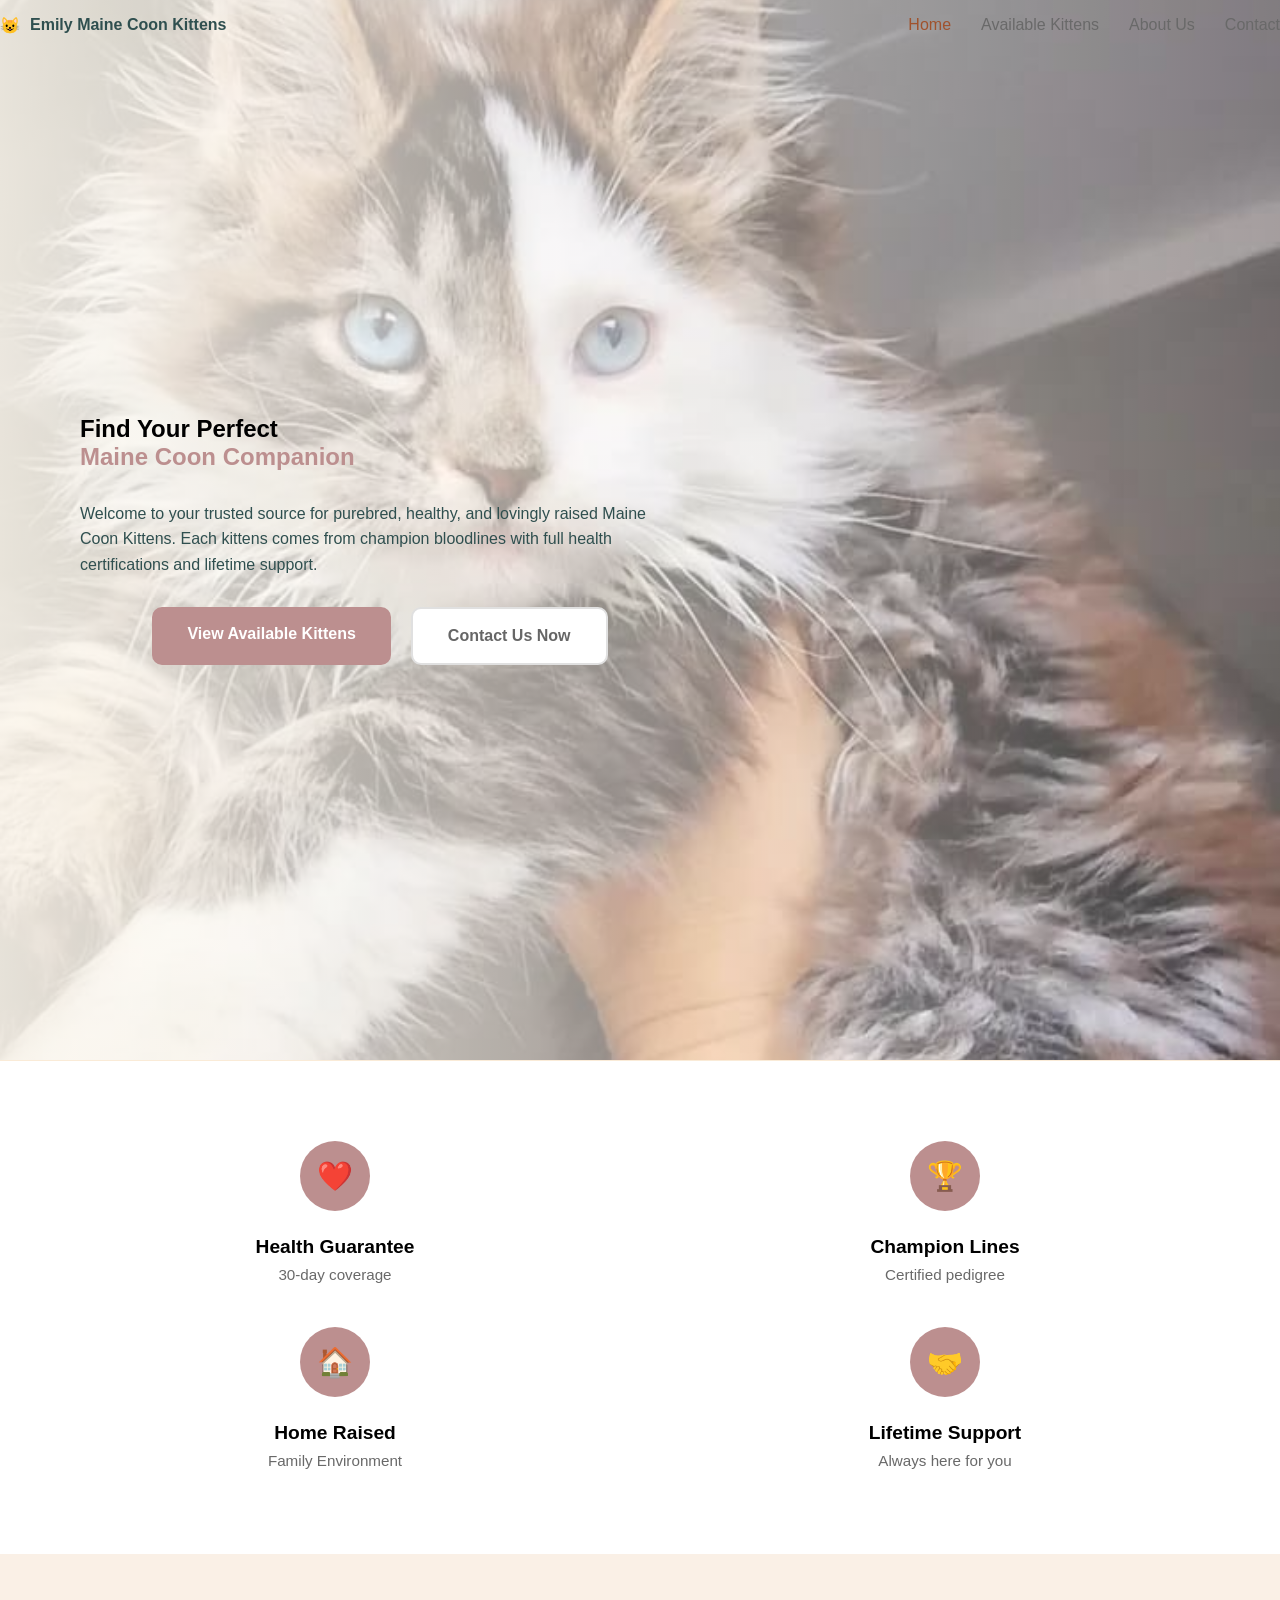
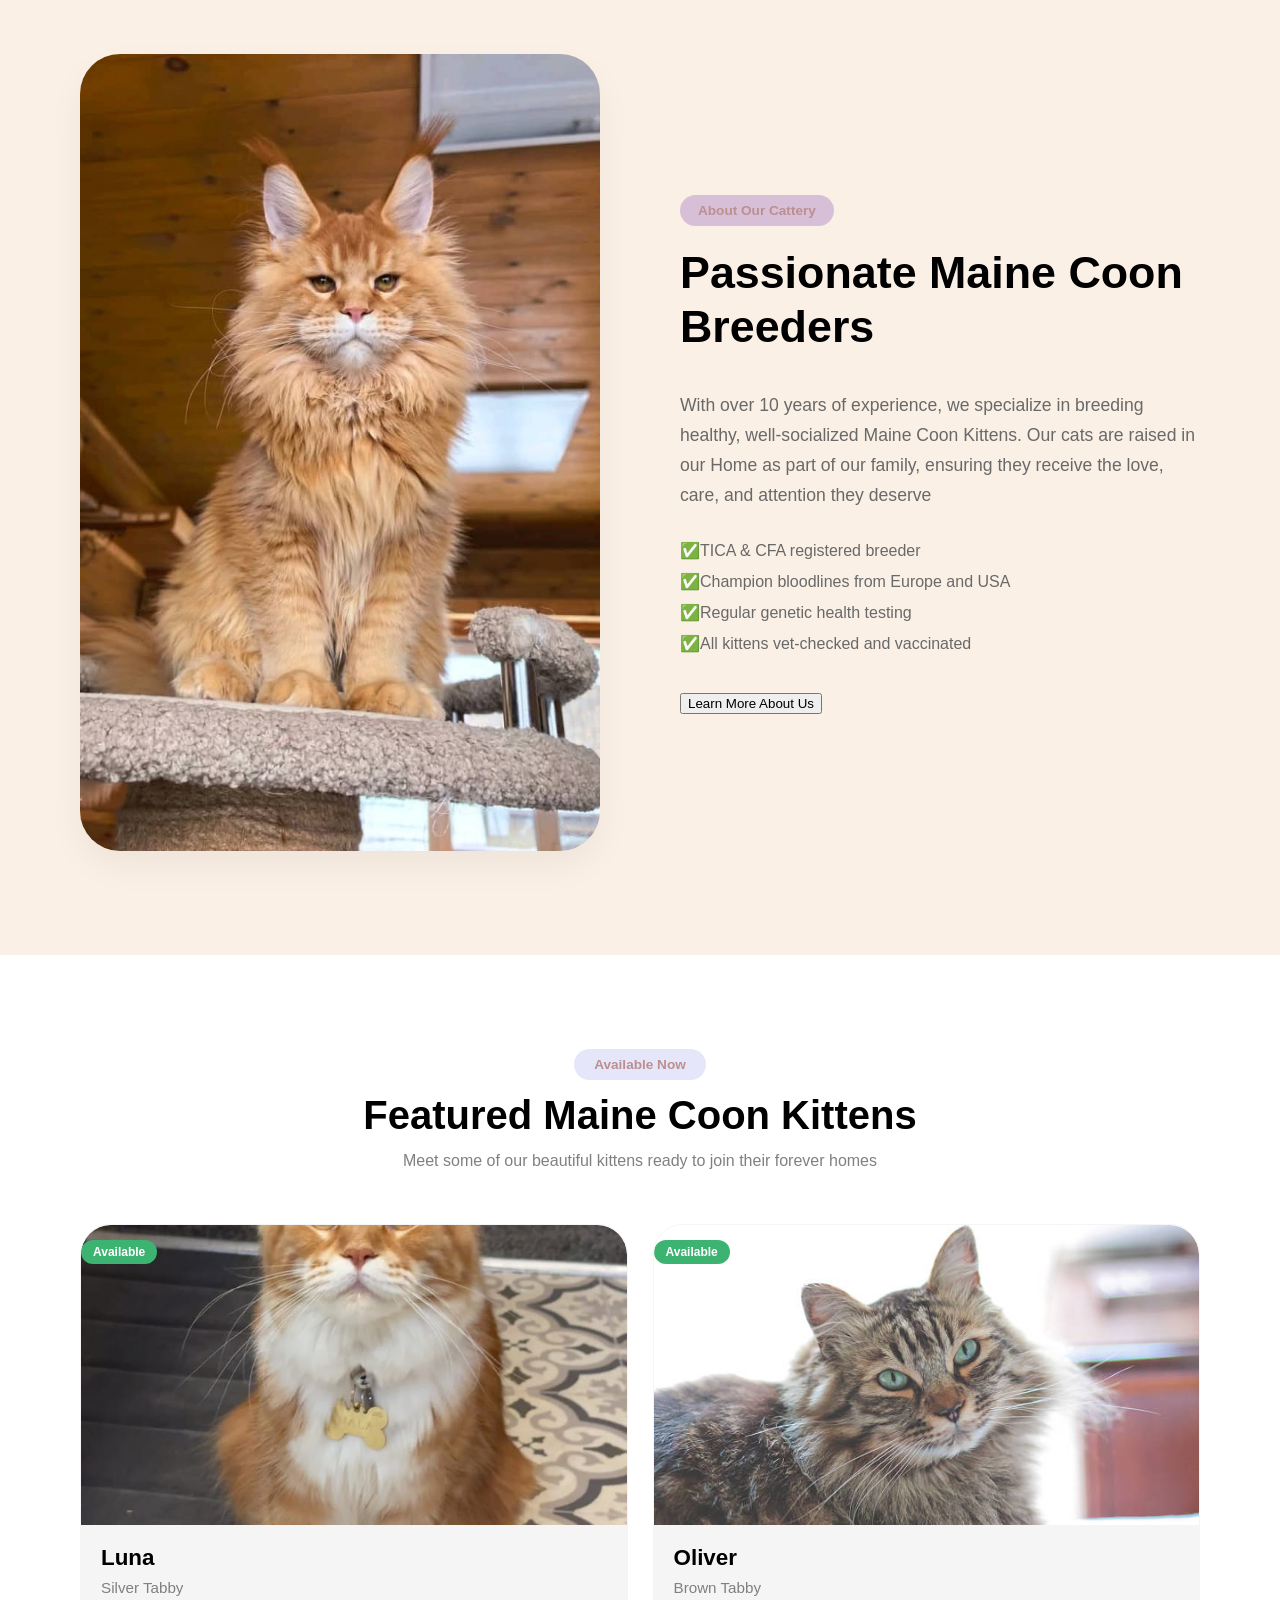
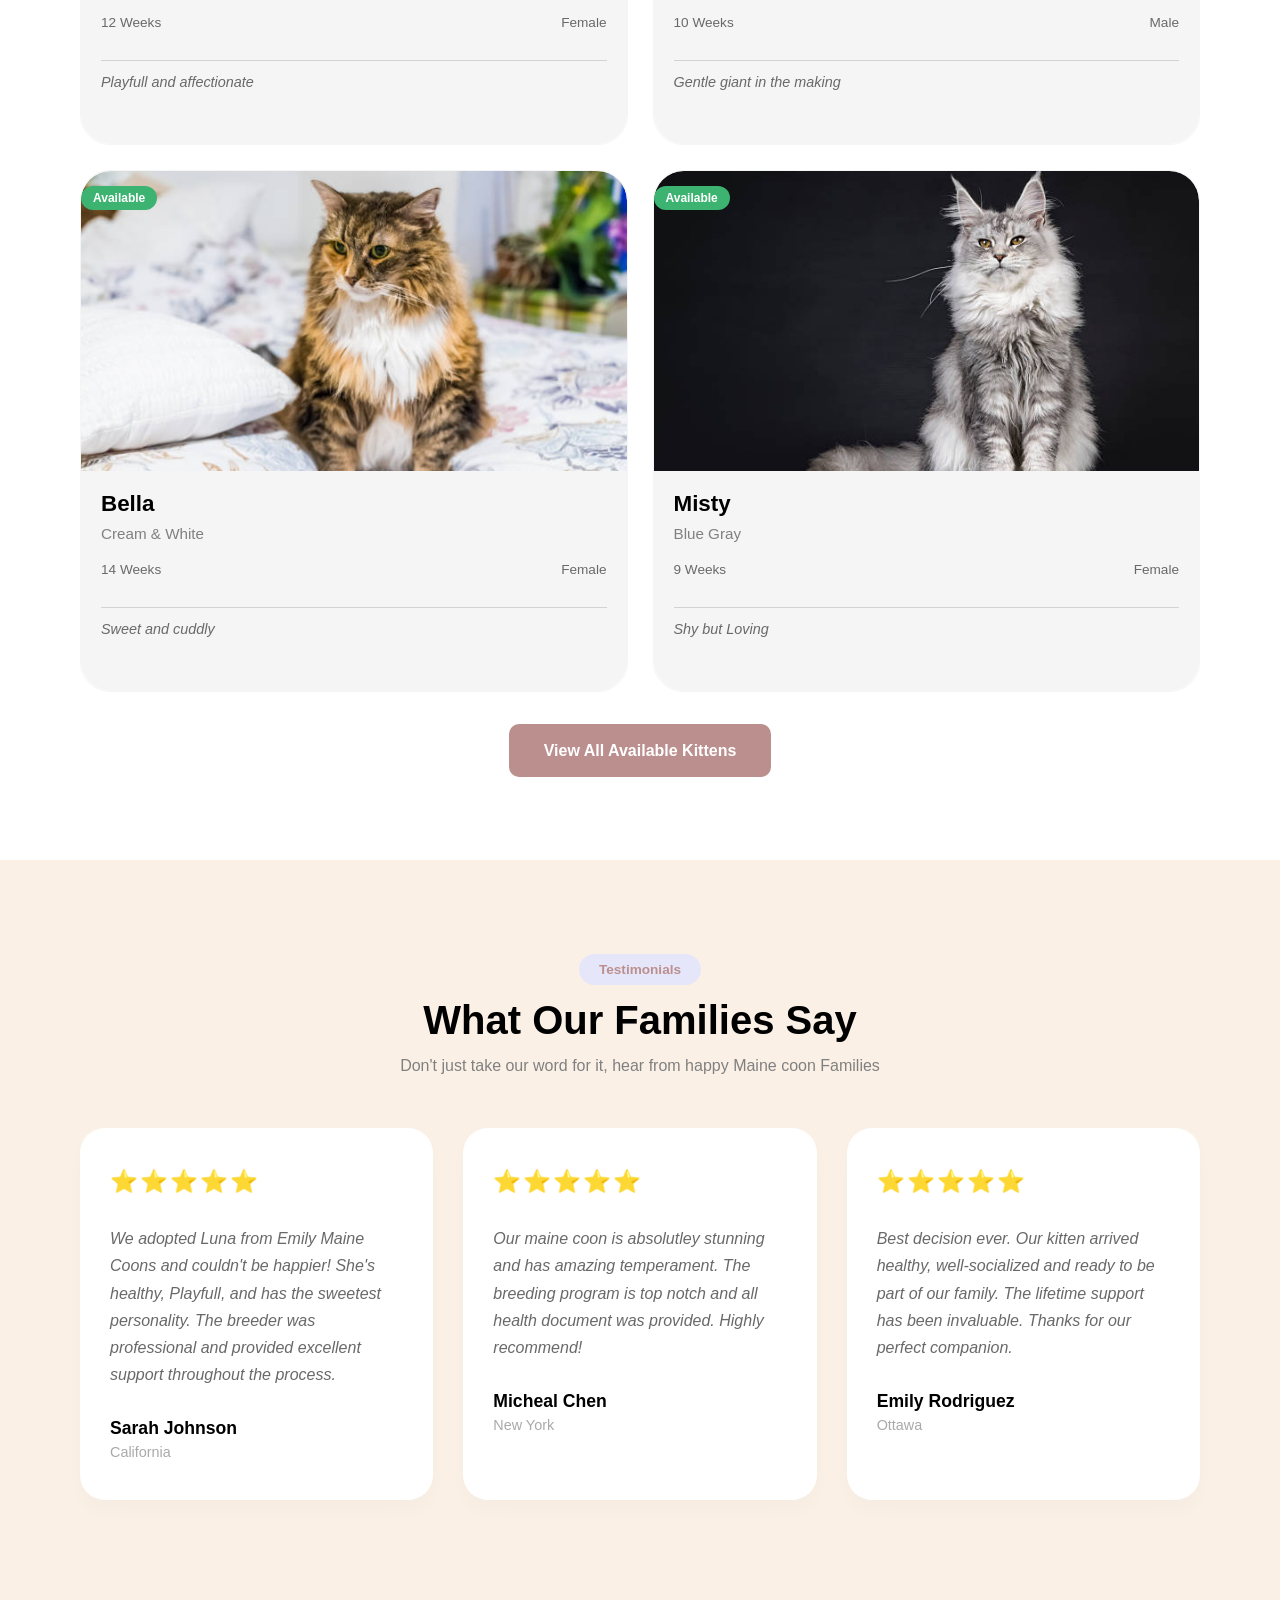
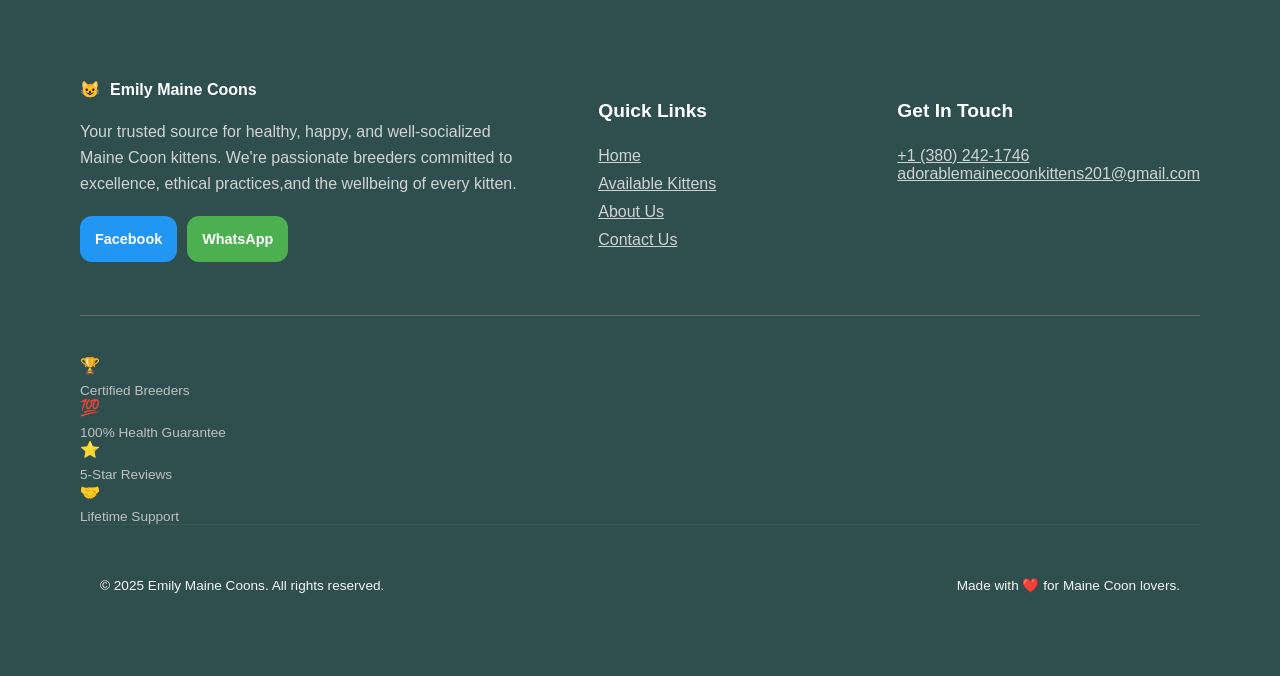
<file: Index.html>
<!DOCTYPE html>
<html lang="en">
<head>
    <meta charset="UTF-8">
    <meta name="viewport" content="width=device-width, initial-scale=1.0">
    <title>Emily Maine Coon Kittens</title>
    <link rel="stylesheet" href="style.css">
</head>
<body>
    <!-- Header Section -->
    <header class="navbar">
        <div class="logo-area">
            <div class="logo-icon">😺</div>
            <span class="site-name">Emily Maine Coon Kittens</span>
        </div>
        <nav>
            <ul class="nav-links">
                <li><a href="Index.html" class="active">Home</a></li>
                <li><a href="Kittens.html">Available Kittens</a></li>
                <li><a href="About.html">About Us</a></li>
                <li><a href="contact.html">Contact</a></li>
            </ul>
        </nav>
    </header>
 
    <!-- Hero Section -->
    <section class="hero-background">
        <div class="hero-overlay-content">
            <h1> Find Your Perfect <br><span>Maine Coon Companion</span></h1>
            <p>Welcome to your trusted source for purebred, healthy, and lovingly raised Maine Coon Kittens.
                Each kittens comes from champion bloodlines with full health certifications and lifetime support.
            </p>
            <div class="hero-buttons">
                <a href="Kittens.html" class="btn-primary">View Available Kittens</a>
                <a href="contact.html" class="btn-secondary">Contact Us Now</a>
            </div>
        </div>    
    </section>

    <!-- Features Section -->
    <section class="features-grid">
        <div class="feature-card">
            <div class="circle-icon">❤️</div>
            <h3>Health Guarantee</h3>
            <p>30-day coverage</p>
        </div>

        <div class="feature-card">
            <div class="circle-icon">🏆</div>
            <h3>Champion Lines</h3>
            <p>Certified pedigree</p>
        </div>

        <div class="feature-card">
            <div class="circle-icon">🏠</div>
            <h3>Home Raised</h3>
            <p>Family Environment</p>
        </div>

        <div class="feature-card">
            <div class="circle-icon">🤝</div>
            <h3>Lifetime Support</h3>
            <p>Always here for you</p>
        </div>
    </section>

    <!-- About Our Cattery Section -->
    <section class="about-section">
        <div class="about-container">
            <div class="about-image">
                <img src="./img/About our cattery.jpg" alt="Luna">
            </div>

            <div class="about-content">
                <span class="sub-badge">About Our Cattery</span>
                <h2>Passionate Maine Coon Breeders</h2>
                <p> With over 10 years of experience, we specialize in breeding healthy,
                    well-socialized Maine Coon Kittens. Our cats are raised in our Home
                    as part of our family, ensuring they receive the love, care, and 
                    attention they deserve
                </p>
                <ul class="about-list">
                    <li>✅TICA & CFA registered breeder</li>
                    <li>✅Champion bloodlines from Europe and USA</li>
                    <li>✅Regular genetic health testing</li>
                    <li>✅All kittens vet-checked and vaccinated</li>
                </ul>
                <button class="btn-disable">Learn More About Us</button>
            </div>
        </div>
    </section>

    <!-- Featured Kittens Gallery -->
    <section class="kittens-gallery">
        <div class="gallery-header">
            <span class="sub-badge-alt">Available Now</span>
            <h2>Featured Maine Coon Kittens</h2>
            <p>Meet some of our beautiful kittens ready to join their forever homes</p>
        </div>

        <div class="kittens-grid">
            <div class="kitten-card">
                <div class="img-container">
                    <span class="status-tag">Available</span>
                    <img src="./img/Luna/pic1.jpg" alt="Luna(pic1)">
                </div>

                <div class="card-info">
                    <h3>Luna</h3>
                    <p class="breed">Silver Tabby</p>
                    <div class="meta">
                        <span>12 Weeks</span>
                        <span>Female</span>
                    </div>
                    <p class="personality">Playfull and affectionate</p>
                </div>
            </div>   

            <div class="kitten-card">
                <div class="img-container">
                    <span class="status-tag">Available</span>
                    <img src="./img/Oliver/pic1.jpg" alt="Oliver">
                </div>

                <div class="card-info">
                    <h3>Oliver</h3>
                    <p class="breed">Brown Tabby</p>
                    <div class="meta">
                        <span>10 Weeks</span>
                        <span>Male</span>
                    </div>
                    <p class="personality">Gentle giant in the making</p>
                </div>
            </div>

            <div class="kitten-card">
                <div class="img-container">
                    <span class="status-tag">Available</span>
                    <img src="./img/Bella/pic1.jpg" alt="Bella">
                </div>

                <div class="card-info">
                    <h3>Bella</h3>
                    <p class="breed">Cream & White</p>
                    <div class="meta">
                        <span>14 Weeks</span>
                        <span>Female</span>
                    </div>
                    <p class="personality">Sweet and cuddly</p>
                </div>
            </div>

            <div class="kitten-card">
                <div class="img-container">
                    <span class="status-tag">Available</span>
                    <img src="./img/Misty/pic1.jpg" alt="Misty">
                </div>

                <div class="card-info">
                    <h3>Misty</h3>
                    <p class="breed">Blue Gray</p>
                    <div class="meta">
                        <span>9 Weeks</span>
                        <span>Female</span>
                    </div>
                    <p class="personality">Shy but Loving</p>
                </div>
            </div>
        </div>

        <div class="center-button">
                <a href="Kittens.html" class="btn-primary">View All Available Kittens</a>
            </div>
        </div> 

    </section>

    <!-- Testimonials Section -->
    <section class="testimonials-section">
        <div class="gallery-header">
            <span class="sub-badge-alt">Testimonials</span>
            <h2>What Our Families Say</h2>
            <p>Don't just take our word for it, hear from happy Maine coon Families</p>
        </div>

        <div class="testimonials-grid">
            <div class="testimonial-card">
                <div class="stars">⭐⭐⭐⭐⭐</div>
                <p class="quote">We adopted Luna from Emily Maine Coons and couldn't be happier! She's healthy, Playfull, and has the sweetest personality. The breeder was professional and provided excellent support throughout the process.</p>
                <div class="customer-info">
                    <strong>Sarah Johnson</strong>
                    <span>California</span>
                </div>
            </div>

            <div class="testimonial-card">
                <div class="stars">⭐⭐⭐⭐⭐</div>
                <p class="quote">Our maine coon is absolutley stunning and has amazing temperament. The breeding program is top notch and all health document was provided. Highly recommend!</p>
                <div class="customer-info">
                    <strong>Micheal Chen</strong>
                    <span>New York</span>
                </div>
            </div>

            <div class="testimonial-card">
                <div class="stars">⭐⭐⭐⭐⭐</div>
                <p class="quote">Best decision ever. Our kitten arrived healthy, well-socialized and ready to be part of our family. The lifetime support has been invaluable. Thanks for our perfect companion.</p>
                <div class="customer-info">
                    <strong>Emily Rodriguez</strong>
                    <span>Ottawa</span>
                </div>
            </div>
        </div>
    </section>

    <!--footer section-->
    <footer class="main-footer">
        <div class="footer-top">
            <div class="footer-col brand-col">
                <div class="logo-area">
                    <div class="logo-icon">😺</div>
                    <span class="site-name">Emily Maine Coons</span>
                </div>

                <p>Your trusted source for healthy, happy, and well-socialized Maine Coon kittens. We're passionate breeders committed to excellence, ethical practices,and the wellbeing of every kitten.</p>

                <div class="social-buttons">
                    <a href="https://www.facebook.com/profile.php?id=61583728147992" class="social-btn facebook">Facebook</a>
                    <a href="https://wa.me/13802421746" class="social-btn whatsapp">WhatsApp</a>
                </div>
            </div>

            <div class="footer-col">
                <h3>Quick Links</h3>
                <ul>
                    <li><a href="Index.html">Home</a></li>
                    <li><a href="Kittens.html">Available Kittens</a></li>
                    <li><a href="About.html">About Us</a></li>
                    <li><a href="contact.html">Contact Us</a></li>
                </ul>
            </div>

            <div class="footer-col">
                <h3>Get In Touch</h3>
                <a href="https://wa.me/13802421746" class="contact-item">+1 (380) 242-1746</a><br>
                <a href="mailto:adorablemainecoonkittens201@gmail.com" class="contact-item">adorablemainecoonkittens201@gmail.com</a>
            </div>
        </div>

        <hr class="footer-divider">
        <div class="trust-item">🏆<span>Certified Breeders</span></div>
        <div class="trust-item">💯<span>100% Health Guarantee</span></div>
        <div class="trust-item">⭐<span>5-Star Reviews</span></div>
        <div class="trust-item">🤝<span>Lifetime Support</span></div>

        <div class="footer-bottom">
            <p>&copy; 2025 Emily Maine Coons. All rights reserved.</p>
            <p>Made with ❤️ for Maine Coon lovers.</p>
        </div>

    </footer>
    
</body>
</html>
</file>
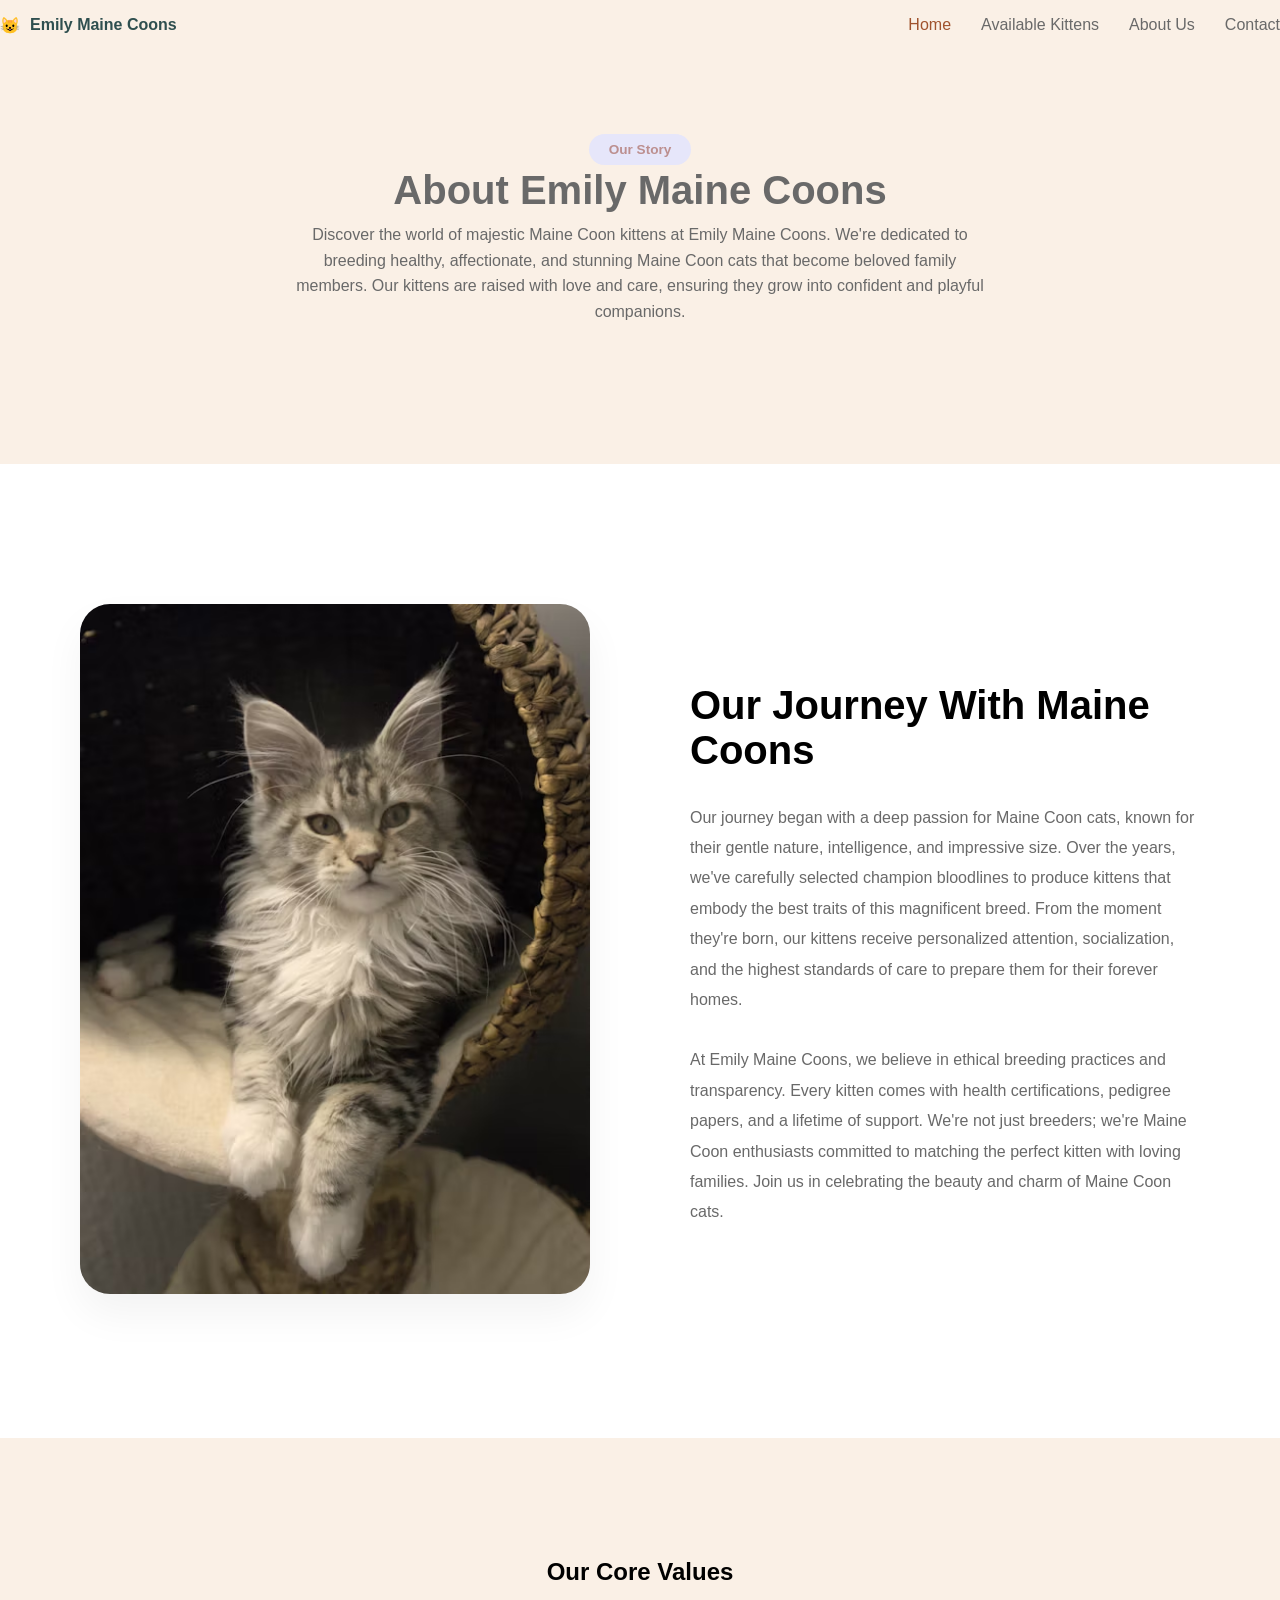
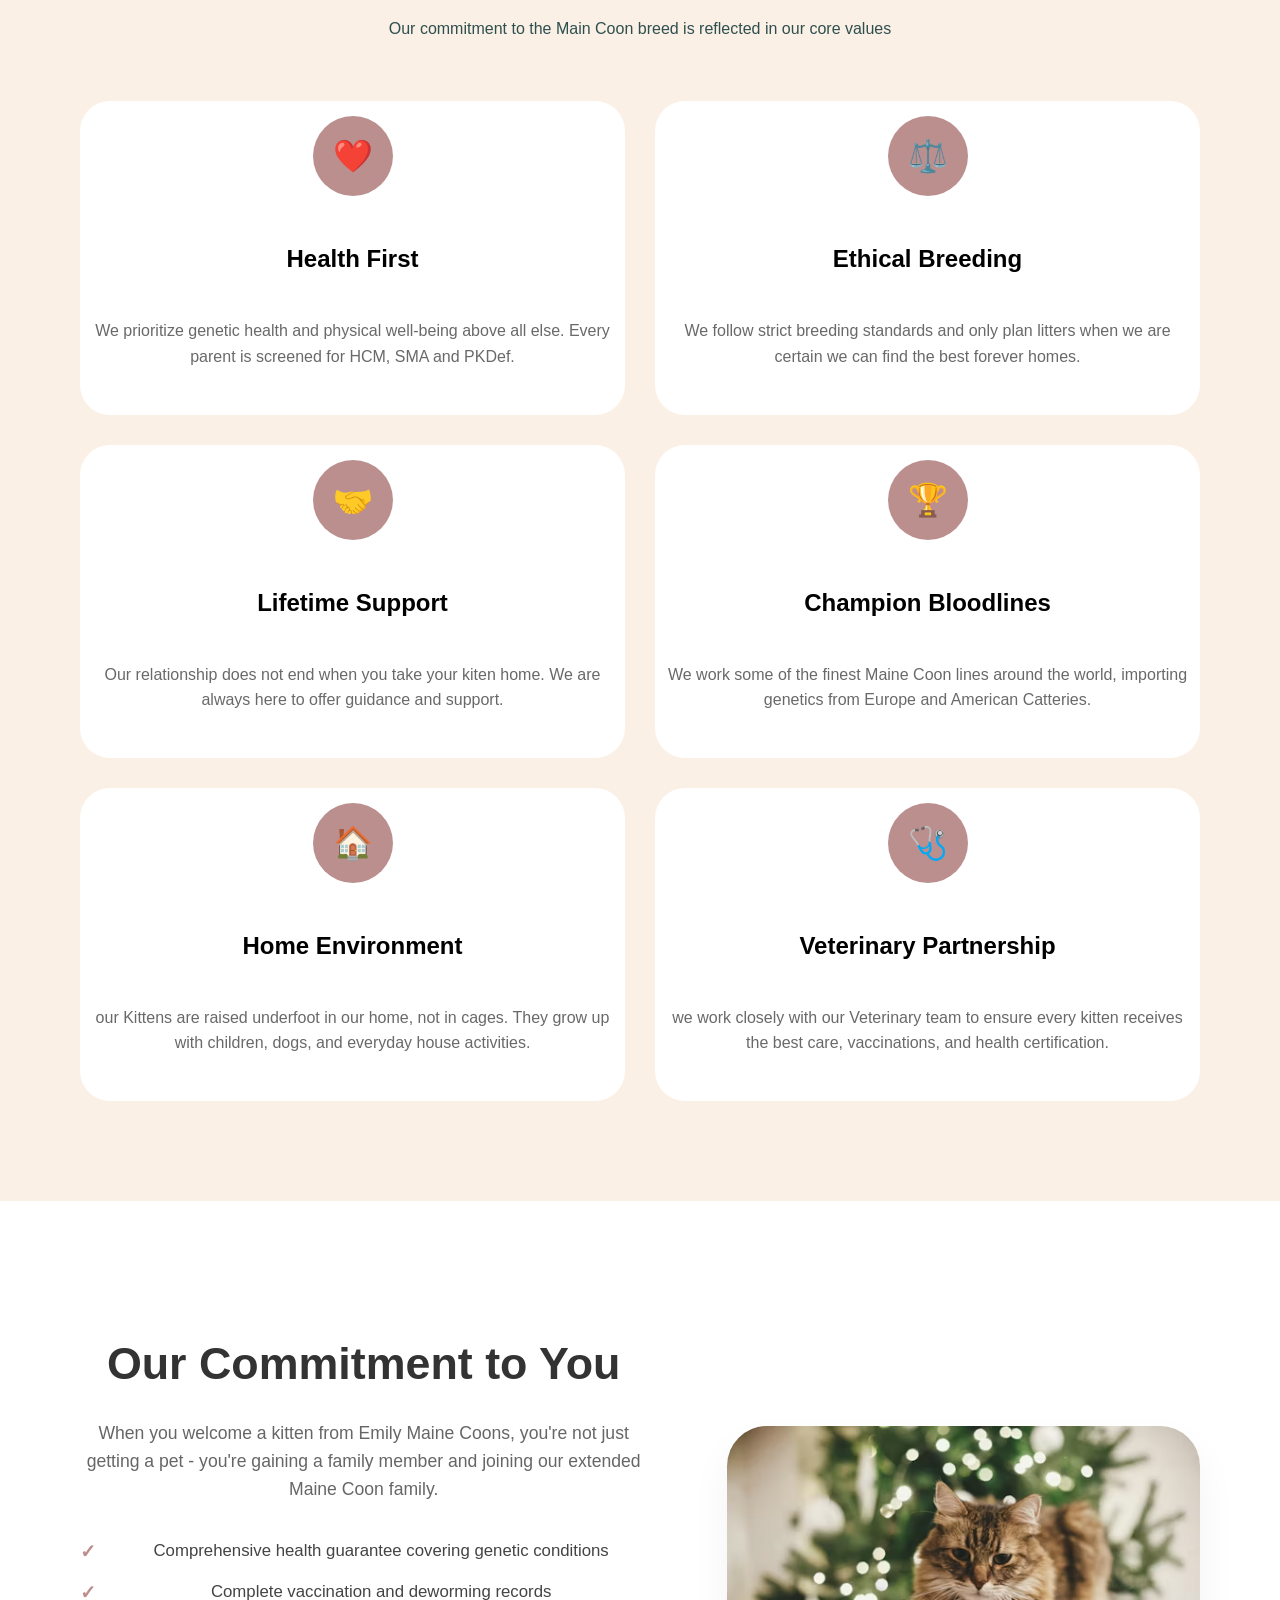
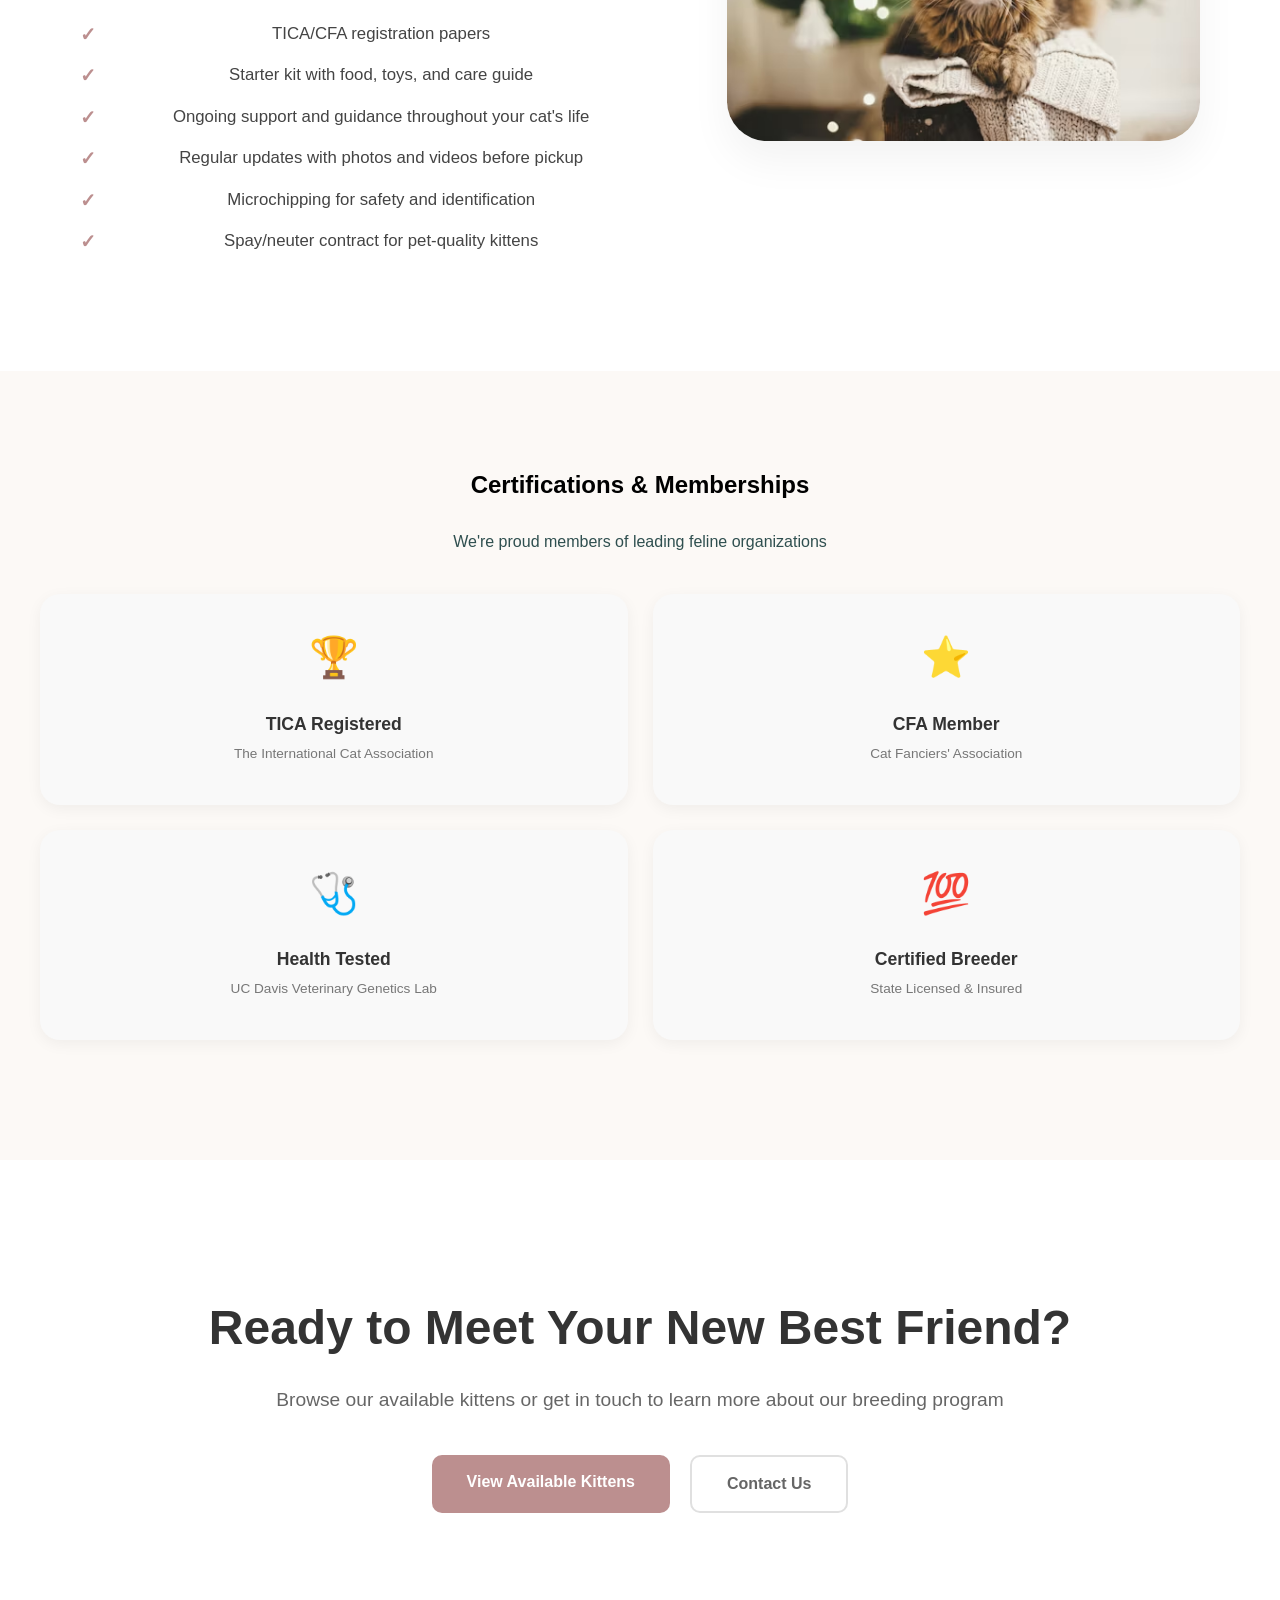
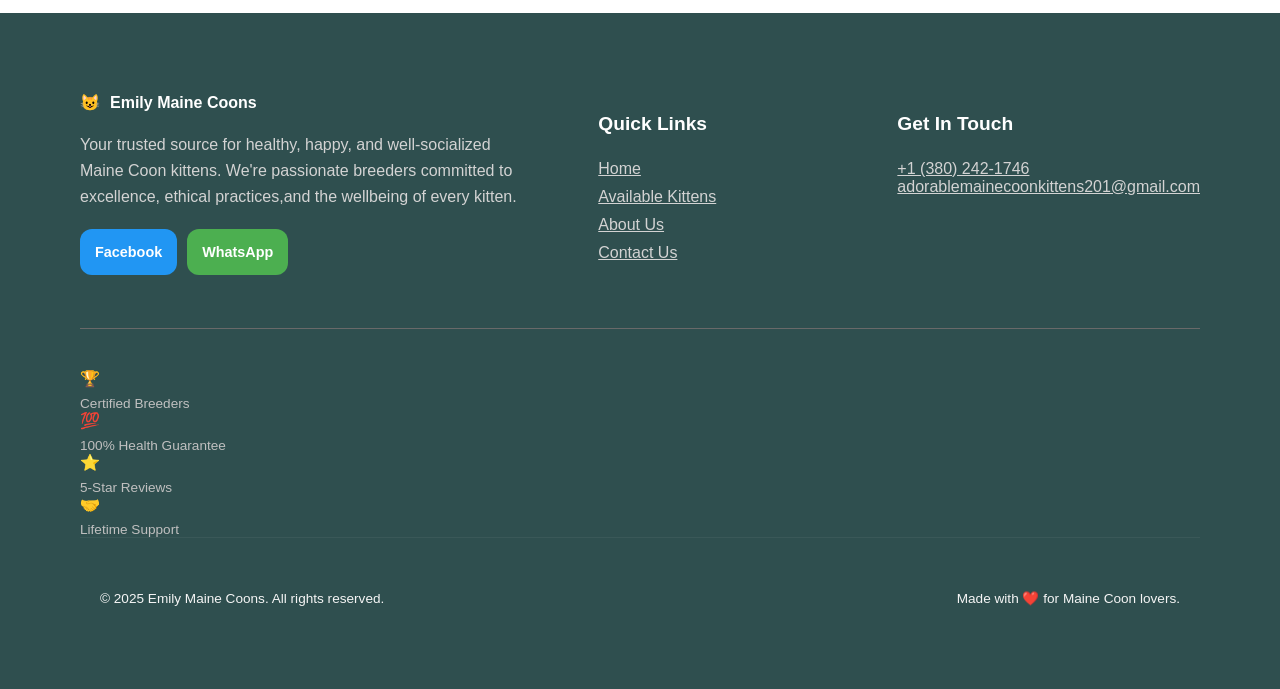
<file: About.html>
<!DOCTYPE html>
<html lang="en">
<head>
    <meta charset="UTF-8">
    <meta name="viewport" content="width=device-width, initial-scale=1.0">
    <title>About Us</title>
    <link rel="stylesheet" href="style.css">
</head>
<body>

    <!-- Header Section -->
    <header class="navbar">
        <div class="logo-area">
            <div class="logo-icon">😺</div>
            <span class="site-name">Emily Maine Coons</span>
        </div>
        <nav>
            <ul class="nav-links">
                <li><a href="Index.html" class="active">Home</a></li>
                <li><a href="Kittens.html">Available Kittens</a></li>
                <li><a href="About.html">About Us</a></li>
                <li><a href="contact.html">Contact</a></li>
            </ul>
        </nav>
    </header>

    <!-- About Hero Section -->
    <section class="about-hero">
        <div class="header-container">
            <span class="sub-badge-alt">Our Story</span>
            <h1>About Emily Maine Coons</h1>
            <p>Discover the world of majestic Maine Coon kittens at Emily Maine Coons. We're dedicated to breeding healthy, affectionate, and stunning Maine Coon cats that become beloved family members. Our kittens are raised with love and care, ensuring they grow into confident and playful companions.</p>
        </div>
    </section>

    <!-- Our Journey Section -->
    <section class="about-journey">
        <div class="journey-grid">
            <div class="journey-image">
                <img src="./img/our journey cat.avif" alt="Our Maine Coon Journey cat lying on the ground next to a tree">
            </div>
            <div class="journey-content">
                <h2>Our Journey With Maine Coons</h2>
                <p>Our journey began with a deep passion for Maine Coon cats, known for their gentle nature, intelligence, and impressive size. Over the years, we've carefully selected champion bloodlines to produce kittens that embody the best traits of this magnificent breed. From the moment they're born, our kittens receive personalized attention, socialization, and the highest standards of care to prepare them for their forever homes.</p>
                <p>At Emily Maine Coons, we believe in ethical breeding practices and transparency. Every kitten comes with health certifications, pedigree papers, and a lifetime of support. We're not just breeders; we're Maine Coon enthusiasts committed to matching the perfect kitten with loving families. Join us in celebrating the beauty and charm of Maine Coon cats.</p>
            </div>
        </div>
    </section>

    <!--our core values section-->
    <section class="mission-values">
        <div class="mission-header">
            <h1>Our Core Values</h1>
            <p>Our commitment to the Main Coon breed is reflected in our core values </p>
        </div>

        <div class="values-grid">

            <div class="value-card">
                <div class="icon-circle">❤️</div>
                <h3>Health First</h3>
                <p>We prioritize genetic health and physical well-being above all else. Every parent is screened for HCM, SMA and PKDef.</p>
            </div>

            <div class="value-card">
                <div class="icon-circle">⚖️</div>
                <h3>Ethical Breeding</h3>
                <p>We follow strict breeding standards and only plan litters when we are certain we can find the best forever homes.</p>
            </div>

            <div class="value-card">
                <div class="icon-circle">🤝</div>
                <h3>Lifetime Support</h3>
                <p>Our relationship does not end when you take your kiten home. We are always here to offer guidance and support.</p>
            </div>

            <div class="value-card">
                <div class="icon-circle">🏆</div>
                <h3>Champion Bloodlines</h3>
                <p>We work some of the finest Maine Coon lines around the world, importing genetics from Europe and American Catteries.</p>
            </div>
            
            <div class="value-card">
                <div class="icon-circle">🏠</div>
                <h3>Home Environment</h3>
                <p>our Kittens are raised underfoot in our home, not in cages. They grow up with children, dogs, and everyday house activities.</p>
            </div>

            <div class="value-card">
                <div class="icon-circle">🩺</div>
                <h3>Veterinary Partnership</h3>
                <p>we work closely with our Veterinary team to ensure every kitten receives the best care, vaccinations, and health certification.</p>
            </div>

        </div>
    </section>

    <!--Our commitment to you section-->
    <section class="commitment-section">
        <div class="commitment-container">
            <div class="commitment-text-side">
                <h2>Our Commitment to You</h2>
                <p class="commitment-intro">When you welcome a kitten from Emily Maine Coons, you're not just getting a pet - you're gaining a family member and joining our extended Maine Coon family.</p>
            
                <ul class="commitment-check-list">
                    <li>Comprehensive health guarantee covering genetic conditions</li>
                    <li>Complete vaccination and deworming records</li>
                    <li>TICA/CFA registration papers</li>
                    <li>Starter kit with food, toys, and care guide</li>
                    <li>Ongoing support and guidance throughout your cat's life</li>
                    <li>Regular updates with photos and videos before pickup</li>
                    <li>Microchipping for safety and identification</li>
                    <li>Spay/neuter contract for pet-quality kittens</li>
                </ul>
            </div>

            <div class="commitment-image-side">
                <img src="./img/our commitment cat.avif" alt="kitten sitting on a knotted sweater">
            </div>
        </div>
    </section>

    <!--certification section-->
    <section class="certifications-section">
        <div class="cert-header">
            <h2>Certifications & Memberships</h2>
            <p>We're proud members of leading feline organizations</p>
        </div>

        <div class="cert-grid">

            <div class="cert-card">
                <div class="cert-icon gold">🏆</div>
                <h3>TICA Registered</h3>
                <p>The International Cat Association</p>
            </div>

            <div class="cert-card">
                <div class="cert-icon star">⭐</div>
                <h3>CFA Member</h3>
                <p>Cat Fanciers' Association</p>
            </div>

            <div class="cert-card">
                <div class="cert-icon health">🩺</div>
                <h3>Health Tested</h3>
                <p>UC Davis Veterinary Genetics Lab</p>
            </div>

            <div class="cert-card">
                <div class="cert-icon hundred">💯</div>
                <h3>Certified Breeder</h3>
                <p>State Licensed & Insured</p>
            </div>
        </div>
    </section>

    <section class="ready-to-meet">
        <div class="cta-content">
            <h2>Ready to Meet Your New Best Friend?</h2>
            <p>Browse our available kittens or get in touch to learn more about our breeding program</p>
        </div>
        <div class="cta-buttons">
            <a href="Kittens.html" class="btn-primary">View Available Kittens</a>
            <a href="contact.html" class="btn-secondary">Contact Us</a>
        </div>
    </section>

    <!--footer section-->
    <footer class="main-footer">
        <div class="footer-top">
            <div class="footer-col brand-col">
                <div class="logo-area">
                    <div class="logo-icon">😺</div>
                    <span class="site-name">Emily Maine Coons</span>
                </div>

                <p>Your trusted source for healthy, happy, and well-socialized Maine Coon kittens. We're passionate breeders committed to excellence, ethical practices,and the wellbeing of every kitten.</p>

                <div class="social-buttons">
                    <a href="https://www.facebook.com/profile.php?id=61583728147992" class="social-btn facebook">Facebook</a>
                    <a href="https://wa.me/13802421746" class="social-btn whatsapp">WhatsApp</a>
                </div>
            </div>

            <div class="footer-col">
                <h3>Quick Links</h3>
                <ul>
                    <li><a href="Index.html">Home</a></li>
                    <li><a href="kitten details/">Available Kittens</a></li>
                    <li><a href="About.html">About Us</a></li>
                    <li><a href="contact.html">Contact Us</a></li>
                </ul>
            </div>

            <div class="footer-col">
                <h3>Get In Touch</h3>
                <a href="https://wa.me/13802421746" class="contact-item">+1 (380) 242-1746</a><br>
                <a href="mailto:adorablemainecoonkittens201@gmail.com" class="contact-item">adorablemainecoonkittens201@gmail.com</a>
            </div>
        </div>

        <hr class="footer-divider">
        <div class="trust-item">🏆<span>Certified Breeders</span></div>
        <div class="trust-item">💯<span>100% Health Guarantee</span></div>
        <div class="trust-item">⭐<span>5-Star Reviews</span></div>
        <div class="trust-item">🤝<span>Lifetime Support</span></div>

        <div class="footer-bottom">
            <p>&copy; 2025 Emily Maine Coons. All rights reserved.</p>
            <p>Made with ❤️ for Maine Coon lovers.</p>
        </div>

    </footer>
    
</body>
</html>
</file>
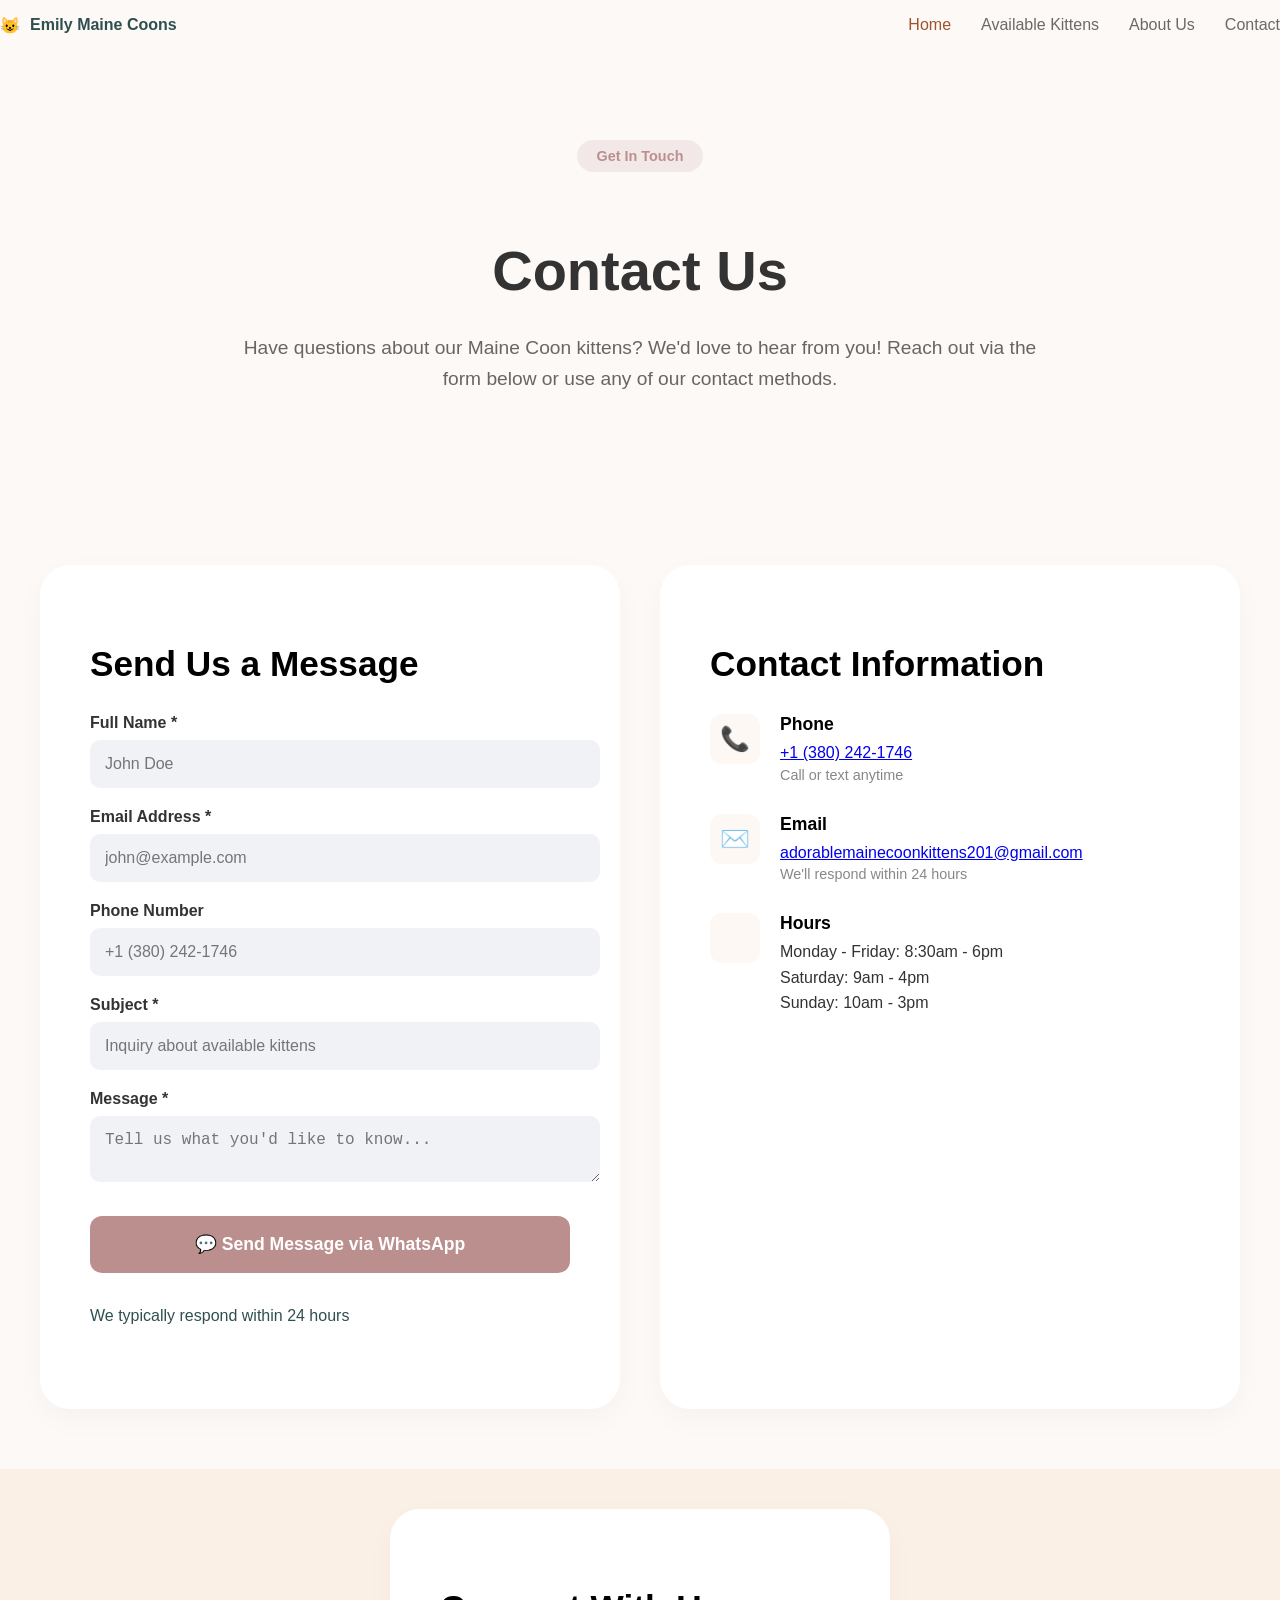
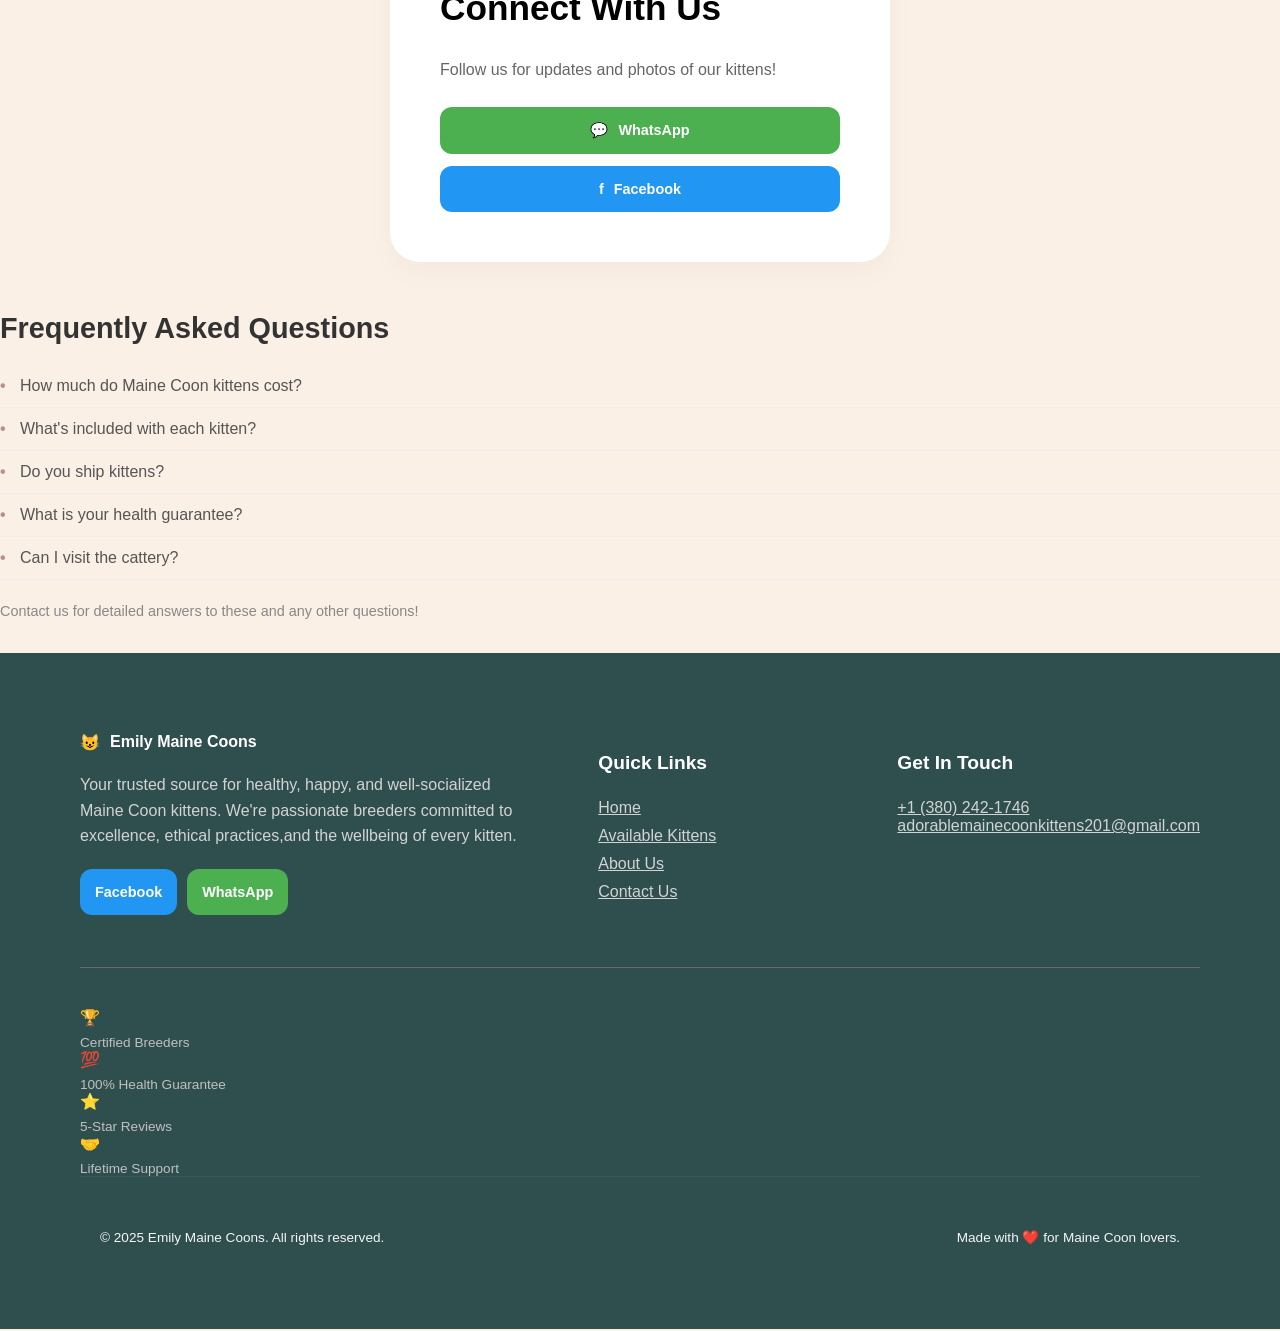
<file: contact.html>
<!DOCTYPE html>
<html lang="en">
<head>
    <meta charset="UTF-8">
    <meta name="viewport" content="width=device-width, initial-scale=1.0">
    <title>Contact Us</title>
    <link rel="stylesheet" href="style.css">
</head>
<body>

    <header class="navbar">
        <div class="logo-area">
            <div class="logo-icon">😺</div>
            <span class="site-name">Emily Maine Coons</span>
        </div>
        <nav>
            <ul class="nav-links">
                <li><a href="Index.html" class="active">Home</a></li>
                <li><a href="Kittens.html">Available Kittens</a></li>
                <li><a href="About.html">About Us</a></li>
                <li><a href="contact.html">Contact</a></li>
            </ul>
        </nav>
    </header>

    <main class="contact-page">

        <section class="contact-hero">
            <div class="container">
                <span class="sub-badge">Get In Touch</span>
                <h1>Contact Us</h1>
                <p>Have questions about our Maine Coon kittens? We'd love to hear from you! Reach out via the form below or use any of our contact methods.</p>
            </div>
        </section>

    <section class="contact-methods">
    <div class="contact-grid">
        <div class="contact-card message-form">
            <h2>Send Us a Message</h2>
            <form>
                <div class="form-group">
                    <label>Full Name *</label>
                    <input type="text" placeholder="John Doe">
                </div>
                <div class="form-group">
                    <label>Email Address *</label>
                    <input type="email" placeholder="john@example.com">
                </div>
                <div class="form-group">
                    <label>Phone Number</label>
                    <input type="tel" placeholder="+1 (380) 242-1746">
                </div>
                <div class="form-group">
                    <label>Subject *</label>
                    <input type="text" placeholder="Inquiry about available kittens">
                </div>
                <div class="form-group">
                    <label>Message *</label>
                    <textarea placeholder="Tell us what you'd like to know..."></textarea>
                </div>
                <!--<a href="https://wa.me/13802421746" class="contact-item">+1 (380) 242-1746</a><br>-->
                <button type="button" class="whatsapp-btn" onclick="window.open('https://wa.me/13802421746', '_blank' )">
                    <span>💬</span> Send Message via WhatsApp
                </button>
                <p class="form-note">We typically respond within 24 hours</p>
            </form>
        </div>

        <div class="contact-card contact-info">
            <h2>Contact Information</h2>
            
            <div class="info-item">
                <div class="info-icon">📞</div>
                <div>
                    <strong>Phone</strong>
                    <p><a href="https://wa.me/13802421746">+1 (380) 242-1746</a></p>
                    <span>Call or text anytime</span>
                </div>
            </div>

            <div class="info-item">
                <div class="info-icon">✉️</div>
                <div>
                    <strong>Email</strong>
                    <p><a href="mailto:adorablemainecoonkittens201@gmail.com">adorablemainecoonkittens201@gmail.com</a></p>
                    <span>We'll respond within 24 hours</span>
                </div>
            </div>

            <div class="info-item">
                <div class="info-icon"></div>
                <div>
                    <strong>Hours</strong>
                    <p>Monday - Friday: 8:30am - 6pm</p>
                    <p>Saturday: 9am - 4pm</p>
                    <p>Sunday: 10am - 3pm</p>
                </div>
            </div>
        </div>

        </div>
    </div>
</section>

<div class="social-connect-wrapper">
    <div class="contact-card social-connect">
        <h2>Connect With Us</h2>
        <p>Follow us for updates and photos of our kittens!</p>
        
        <div class="social-button-group">
            <a href="https://wa.me/13802421746" class="social-btn whatsapp">
                <span class="icon">💬</span> WhatsApp
            </a>
            <a href="https://www.facebook.com/profile.php?id=61583728147992" class="social-btn facebook">
                <span class="icon">f</span> Facebook
            </a>
        </div>
    </div>
</div>

<section class="faq-section">
    <h2>Frequently Asked Questions</h2>
    <ul class="faq-list">
        <li>How much do Maine Coon kittens cost?</li>
        <li>What's included with each kitten?</li>
        <li>Do you ship kittens?</li>
        <li>What is your health guarantee?</li>
        <li>Can I visit the cattery?</li>
    </ul>
    <p class="faq-footer">Contact us for detailed answers to these and any other questions!</p>
</section>

</main>

<!--footer section-->
    <footer class="main-footer">
        <div class="footer-top">
            <div class="footer-col brand-col">
                <div class="logo-area">
                    <div class="logo-icon">😺</div>
                    <span class="site-name">Emily Maine Coons</span>
                </div>

                <p>Your trusted source for healthy, happy, and well-socialized Maine Coon kittens. We're passionate breeders committed to excellence, ethical practices,and the wellbeing of every kitten.</p>

                <div class="social-buttons">
                    <a href="https://www.facebook.com/profile.php?id=61583728147992" class="social-btn facebook">Facebook</a>
                    <a href="https://wa.me/13802421746" class="social-btn whatsapp">WhatsApp</a>
                </div>
            </div>

            <div class="footer-col">
                <h3>Quick Links</h3>
                <ul>
                    <li><a href="Index.html">Home</a></li>
                    <li><a href="Kittens.html">Available Kittens</a></li>
                    <li><a href="About.html">About Us</a></li>
                    <li><a href="contact.html">Contact Us</a></li>
                </ul>
            </div>

            <div class="footer-col">
                <h3>Get In Touch</h3>
                <a href="https://wa.me/13802421746" class="contact-item">+1 (380) 242-1746</a><br>
                <a href="mailto:adorablemainecoonkittens201@gmail.com" class="contact-item">adorablemainecoonkittens201@gmail.com</a>
            </div>
        </div>

        <hr class="footer-divider">
        <div class="trust-item">🏆<span>Certified Breeders</span></div>
        <div class="trust-item">💯<span>100% Health Guarantee</span></div>
        <div class="trust-item">⭐<span>5-Star Reviews</span></div>
        <div class="trust-item">🤝<span>Lifetime Support</span></div>

        <div class="footer-bottom">
            <p>&copy; 2025 Emily Maine Coons. All rights reserved.</p>
            <p>Made with ❤️ for Maine Coon lovers.</p>
        </div>

    </footer>
    
</body>
</html>
</file>
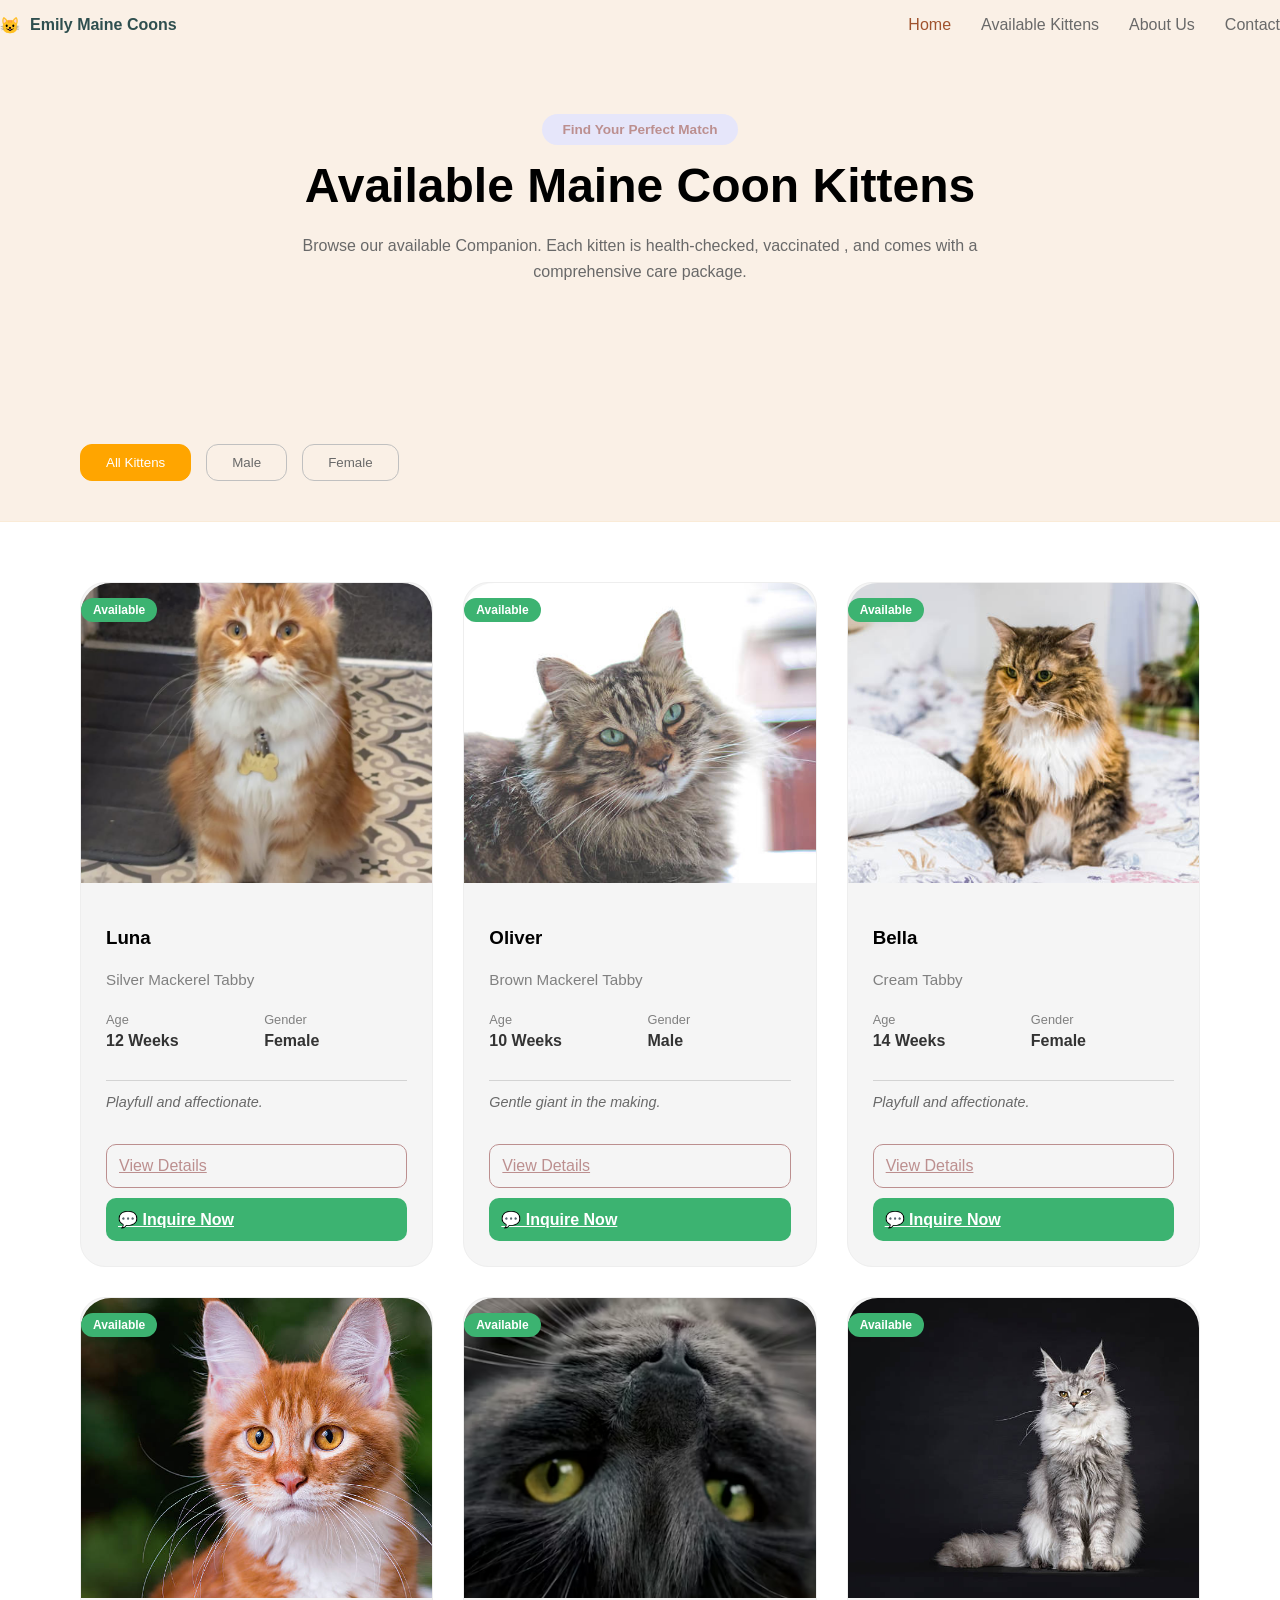
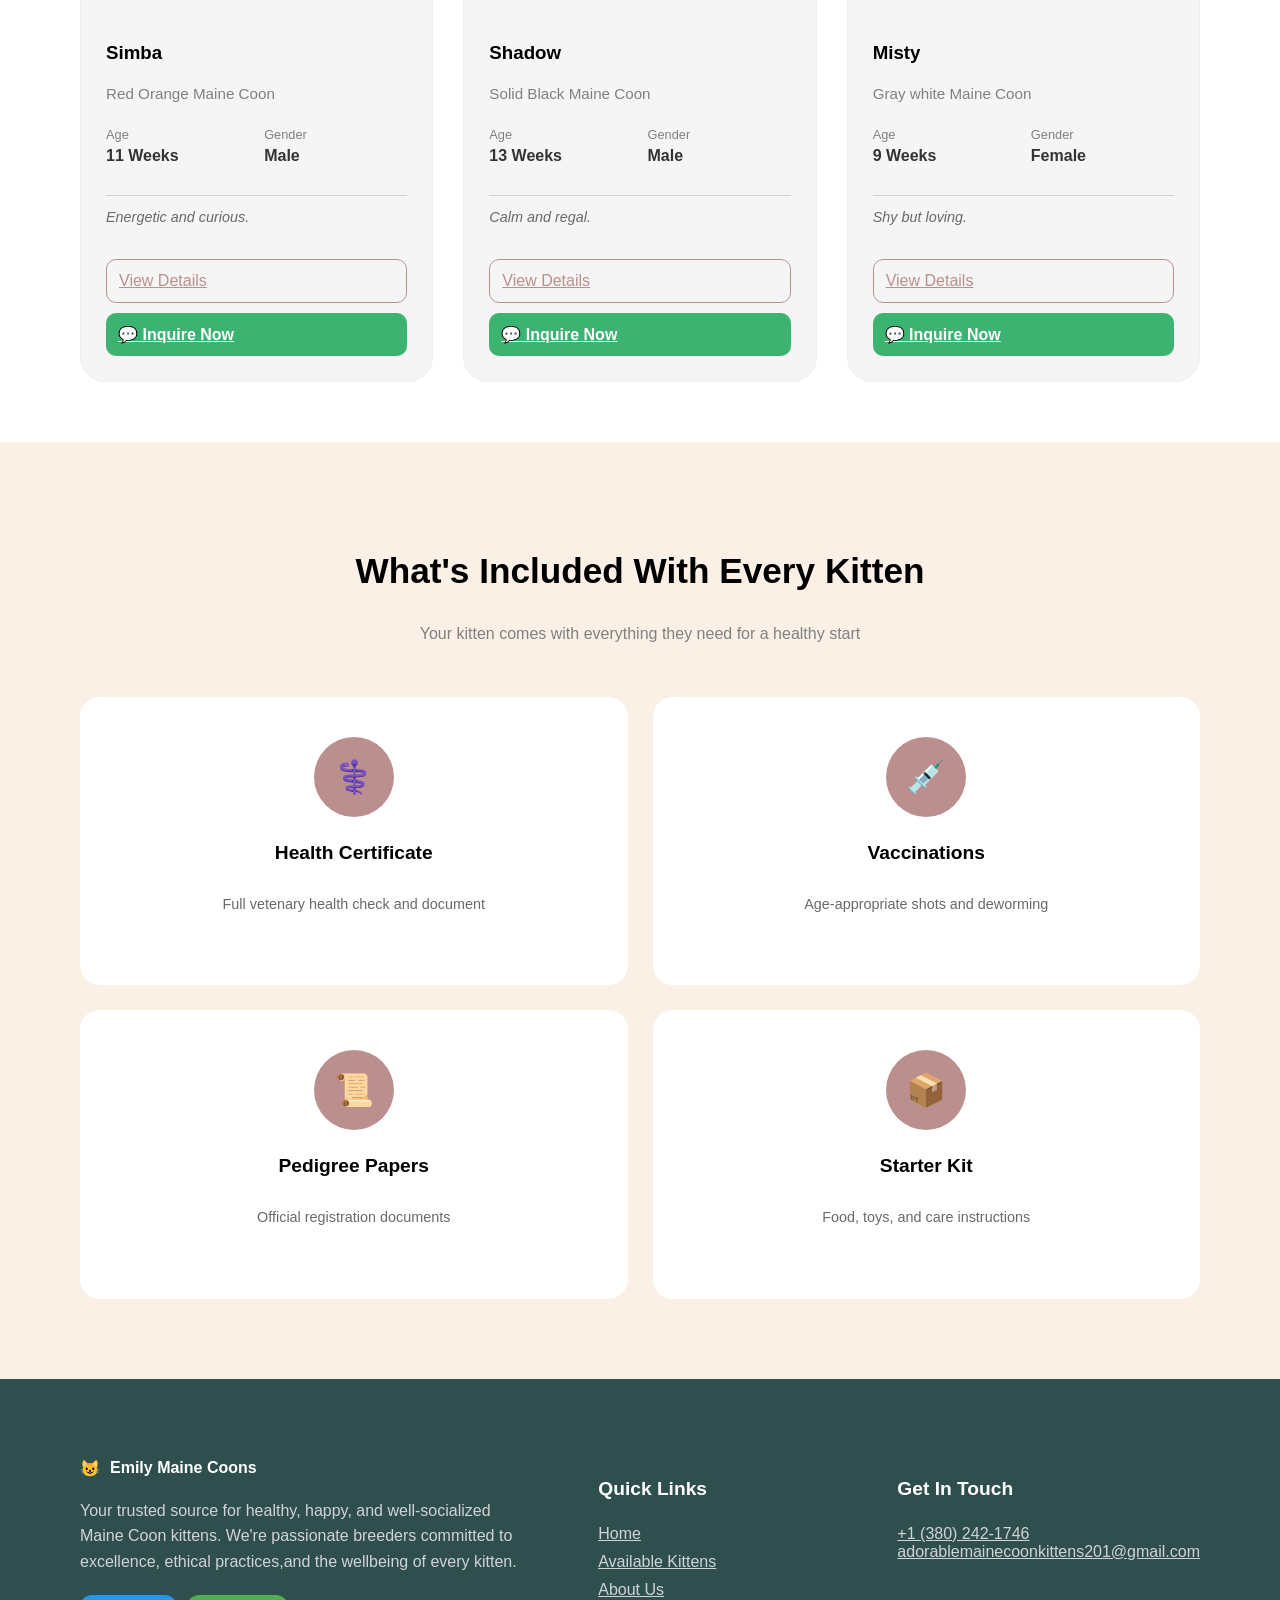
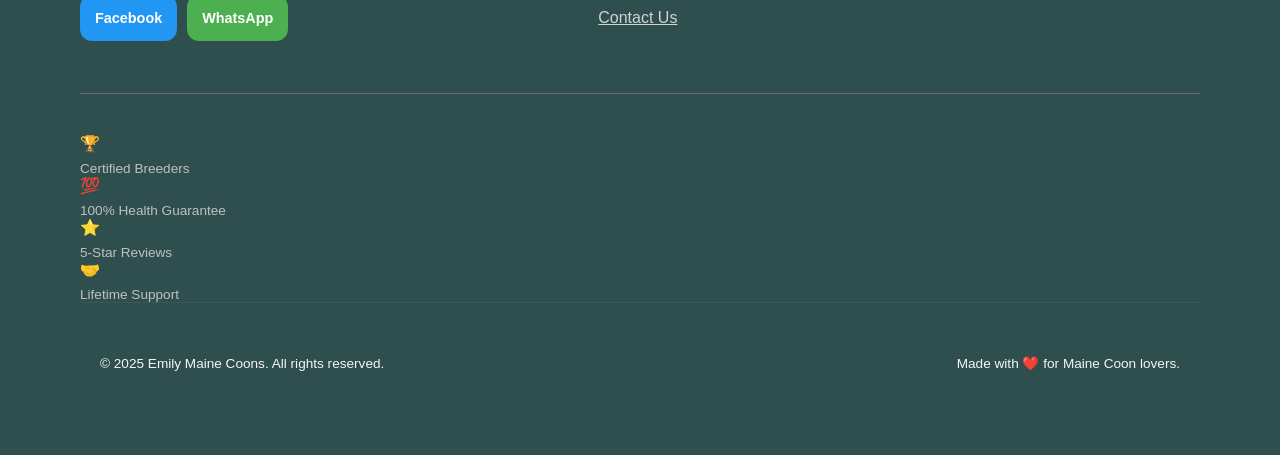
<file: Kittens.html>
<!DOCTYPE html>
<html lang="en">
<head>
    <meta charset="UTF-8">
    <meta name="viewport" content="width=device-width, initial-scale=1.0">
    <title>Available Kittens</title>
    <link rel="stylesheet" href="style.css">
</head>
<body>

    <header class="navbar">
        <div class="logo-area">
            <div class="logo-icon">😺</div>
            <span class="site-name">Emily Maine Coons</span>
        </div>
        <nav>
            <ul class="nav-links">
                <li><a href="Index.html" class="active">Home</a></li>
                <li><a href="Kittens.html">Available Kittens</a></li>
                <li><a href="About.html">About Us</a></li>
                <li><a href="contact.html">Contact</a></li>
            </ul>
        </nav>
    </header>

    <section class="page-header">
        <div class="header-container">
            <span class="sub-badge-alt">Find Your Perfect Match</span>
            <h1>Available Maine Coon Kittens</h1>
            <p>Browse our available Companion. Each kitten is health-checked, vaccinated , and comes with a comprehensive care package.</p>
        </div>
    </section>

    <div class="filter-container">
        <div class="filter-buttons">
            <button class="filter-btn active" onclick="filterKittens('all')">All Kittens</button>
            <button class="filter-btn" onclick="filterKittens('male')">Male</button>
            <button class="filter-btn" onclick="filterKittens('female')">Female</button>
        </div>
    </div>

    <!--kittens card section-->
    <section class="available-grid-section">
        <div class="kitten-listing-grid">

            <div class="detailed-kitten-card" data-gender="female">
                <div class="img-container">
                    <span class="status-tag">Available</span>
                    <img src="./img/Luna/pic1.jpg" alt="Luna">
                </div>

                <div class="detailed-card-info">
                    <h3>Luna</h3>
                    <p class="breed">Silver Mackerel Tabby</p>

                    <div class="specs-grid">

                        <div class="spec-item">
                            <label>Age</label>
                            <span>12 Weeks</span>
                        </div>

                        <div class="spec-item">
                            <label>Gender</label>
                            <span>Female</span>
                        </div>

                    </div>

                    <p class="personality">Playfull and affectionate.</p>

                    <div class="card-actions">
                        <a href="kitten details/Luna details.html" class="View-details">View Details</a>
                        <a href="https://wa.me/13802421746" class="inquire-now">💬 Inquire Now</a>
                    </div>
                </div>
            </div>

            <div class="detailed-kitten-card" data-gender="male">
                <div class="img-container">
                    <span class="status-tag">Available</span>
                    <img src="./img/Oliver/pic1.jpg" alt="Oliver view 1">
                </div>

                <div class="detailed-card-info">
                    <h3>Oliver</h3>
                    <p class="breed">Brown Mackerel Tabby</p>

                    <div class="specs-grid">

                        <div class="spec-item">
                            <label>Age</label>
                            <span>10 Weeks</span>
                        </div>

                        <div class="spec-item">
                            <label>Gender</label>
                            <span>Male</span>
                        </div>

                    </div>

                    <p class="personality">Gentle giant in the making.</p>

                    <div class="card-actions">
                        <a href="kitten details/Oliver Details.html" class="View-details">View Details</a>
                        <a href="https://wa.me/13802421746" class="inquire-now">💬 Inquire Now</a>
                    </div>
                </div>
            </div>

            <div class="detailed-kitten-card" data-gender="female">
                <div class="img-container">
                    <span class="status-tag">Available</span>
                    <img src="./img/Bella/pic1.jpg" alt="Bella">
                </div>

                <div class="detailed-card-info">
                    <h3>Bella</h3>
                    <p class="breed">Cream Tabby</p>

                    <div class="specs-grid">

                        <div class="spec-item">
                            <label>Age</label>
                            <span>14 Weeks</span>
                        </div>

                        <div class="spec-item">
                            <label>Gender</label>
                            <span>Female</span>
                        </div>

                    </div>

                    <p class="personality">Playfull and affectionate.</p>

                    <div class="card-actions">
                        <a href="kitten details/Bella details.html" class="View-details">View Details</a>
                        <a href="https://wa.me/13802421746" class="inquire-now">💬 Inquire Now</a>
                    </div>
                </div>
            </div>

            <div class="detailed-kitten-card" data-gender="male">
                <div class="img-container">
                    <span class="status-tag">Available</span>
                    <img src="./img/Simba/pic1.jpg" alt="Simba">
                </div>

                <div class="detailed-card-info">
                    <h3>Simba</h3>
                    <p class="breed">Red Orange Maine Coon</p>

                    <div class="specs-grid">

                        <div class="spec-item">
                            <label>Age</label>
                            <span>11 Weeks</span>
                        </div>

                        <div class="spec-item">
                            <label>Gender</label>
                            <span>Male</span>
                        </div>

                    </div>

                    <p class="personality">Energetic and curious.</p>

                    <div class="card-actions">
                        <a href="kitten details/Simba details.html" class="View-details">View Details</a>
                        <a href="https://wa.me/13802421746" class="inquire-now">💬 Inquire Now</a>
                    </div>
                </div>
            </div>

            <div class="detailed-kitten-card" data-gender="male">
                <div class="img-container">
                    <span class="status-tag">Available</span>
                    <img src="./img/Shadow/pic11.avif" alt="shadow">
                </div>

                <div class="detailed-card-info">
                    <h3>Shadow</h3>
                    <p class="breed">Solid Black Maine Coon</p>

                    <div class="specs-grid">

                        <div class="spec-item">
                            <label>Age</label>
                            <span>13 Weeks</span>
                        </div>

                        <div class="spec-item">
                            <label>Gender</label>
                            <span>Male</span>
                        </div>

                    </div>

                    <p class="personality">Calm and regal.</p>

                    <div class="card-actions">
                        <a href="kitten details/Shadow details.html" class="View-details">View Details</a>
                        <a href="https://wa.me/13802421746" class="inquire-now">💬 Inquire Now</a>
                    </div>
                </div>
            </div>

            <div class="detailed-kitten-card" data-gender="female">
                <div class="img-container">
                    <span class="status-tag">Available</span>
                    <img src="./img/Misty/pic1.jpg" alt="Misty">
                </div>

                <div class="detailed-card-info">
                    <h3>Misty</h3>
                    <p class="breed">Gray white Maine Coon</p>

                    <div class="specs-grid">

                        <div class="spec-item">
                            <label>Age</label>
                            <span>9 Weeks</span>
                        </div>

                        <div class="spec-item">
                            <label>Gender</label>
                            <span>Female</span>
                        </div>

                    </div>

                    <p class="personality">Shy but loving.</p>

                    <div class="card-actions">
                        <a href="kitten details/Misty details.html" class="View-details">View Details</a>
                        <a href="https://wa.me/13802421746" class="inquire-now">💬 Inquire Now</a>
                    </div>
                </div>
            </div>

        </div>
    </section>

    <!--What's Included With Every Kitten section-->
    <section class="whats-included">
        <div class="included-header">
            <h2>What's Included With Every Kitten</h2>
            <p>Your kitten comes with everything they need for a healthy start</p>
        </div>
        <div class="included-grid">

            <div class="included-card">
                <div class="icon-circle">⚕️</div>
                <h3>Health Certificate</h3>
                <p>Full vetenary health check and document</p>
            </div>

            <div class="included-card">
                <div class="icon-circle">💉</div>
                <h3>Vaccinations</h3>
                <p>Age-appropriate shots and deworming</p>
            </div>

            <div class="included-card">
                <div class="icon-circle">📜</div>
                <h3>Pedigree Papers</h3>
                <p>Official registration documents</p>
            </div>

            <div class="included-card">
                <div class="icon-circle">📦</div>
                <h3>Starter Kit</h3>
                <p>Food, toys, and care instructions</p>
            </div>
        </div>
    </section>

    <!--footer section-->
    <footer class="main-footer">
        <div class="footer-top">
            <div class="footer-col brand-col">
                <div class="logo-area">
                    <div class="logo-icon">😺</div>
                    <span class="site-name">Emily Maine Coons</span>
                </div>

                <p>Your trusted source for healthy, happy, and well-socialized Maine Coon kittens. We're passionate breeders committed to excellence, ethical practices,and the wellbeing of every kitten.</p>

                <div class="social-buttons">
                    <a href="https://www.facebook.com/profile.php?id=61583728147992" class="social-btn facebook">Facebook</a>
                    <a href="https://wa.me/13802421746" class="social-btn whatsapp">WhatsApp</a>
                </div>
            </div>

            <div class="footer-col">
                <h3>Quick Links</h3>
                <ul>
                    <li><a href="Index.html">Home</a></li>
                    <li><a href="Kittens.html">Available Kittens</a></li>
                    <li><a href="About.html">About Us</a></li>
                    <li><a href="contact.html">Contact Us</a></li>
                </ul>
            </div>

            <div class="footer-col">
                <h3>Get In Touch</h3>
                <a href="https://wa.me/13802421746" class="contact-item">+1 (380) 242-1746</a><br>
                <a href="mailto:adorablemainecoonkittens201@gmail.com" class="contact-item">adorablemainecoonkittens201@gmail.com</a>
            </div>
        </div>

        <hr class="footer-divider">
        <div class="trust-item">🏆<span>Certified Breeders</span></div>
        <div class="trust-item">💯<span>100% Health Guarantee</span></div>
        <div class="trust-item">⭐<span>5-Star Reviews</span></div>
        <div class="trust-item">🤝<span>Lifetime Support</span></div>

        <div class="footer-bottom">
            <p>&copy; 2025 Emily Maine Coons. All rights reserved.</p>
            <p>Made with ❤️ for Maine Coon lovers.</p>
        </div>

    </footer>
    
    <script>
        function filterKittens(gender) {
            const cards = document.querySelectorAll('.detailed-kitten-card');
            const buttons = document.querySelectorAll('.filter-btn');
            
            // Remove active class from all buttons
            buttons.forEach(btn => btn.classList.remove('active'));
            
            // Add active class to clicked button
            event.target.classList.add('active');
            
            // Show/hide cards
            cards.forEach(card => {
                if (gender === 'all' || card.dataset.gender === gender) {
                    card.style.display = 'block';
                } else {
                    card.style.display = 'none';
                }
            });
        }
    </script>
    
</body>
</html>
</file>
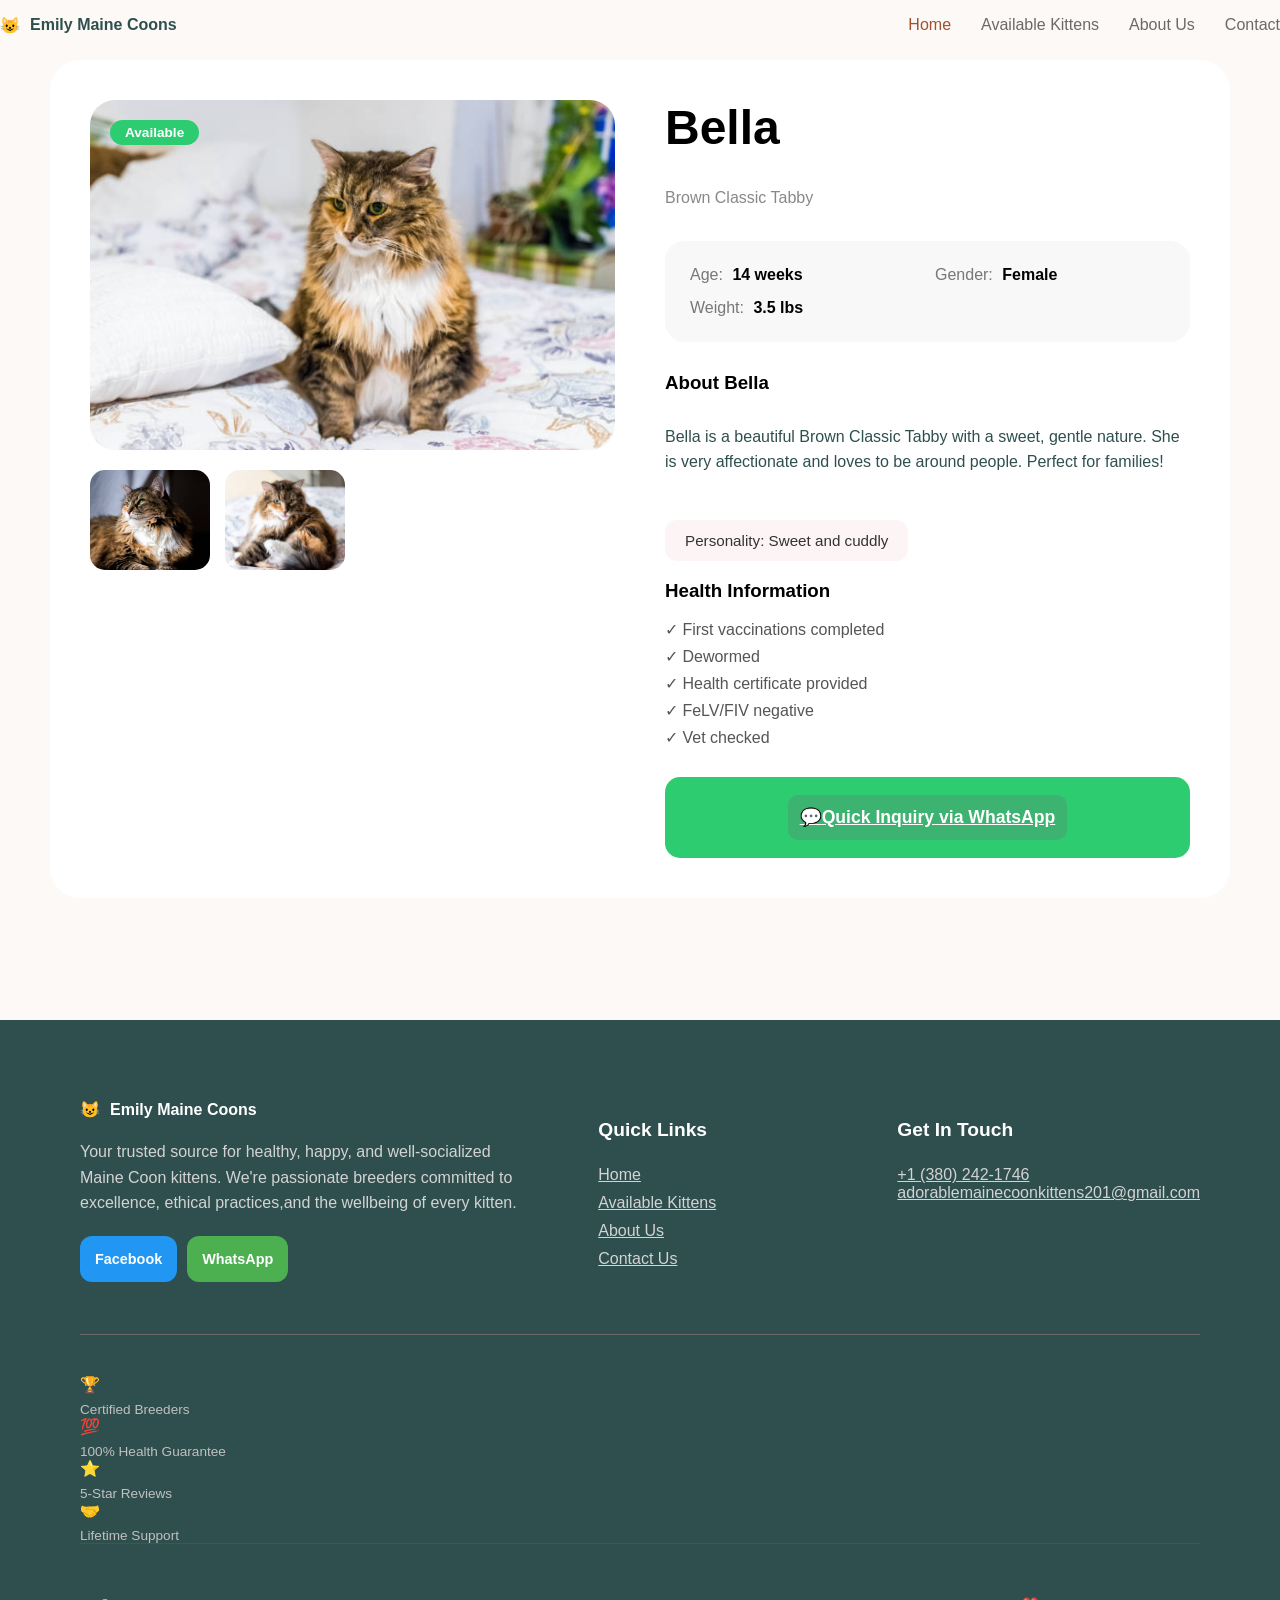
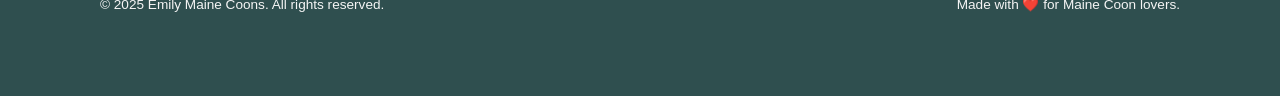
<file: kitten details/Bella details.html>
<!DOCTYPE html>
<html lang="en">
<head>
    <meta charset="UTF-8">
    <meta name="viewport" content="width=device-width, initial-scale=1.0">
    <title>Bella - Maine Coon Kitten Details</title>
    <link rel="stylesheet" href="../style.css">
</head>
<body>

    <header class="navbar">
        <div class="logo-area">
            <div class="logo-icon">😺</div>
            <span class="site-name">Emily Maine Coons</span>
        </div>
        <nav>
            <ul class="nav-links">
                <li><a href="../Index.html" class="active">Home</a></li>
                <li><a href="../Kittens.html">Available Kittens</a></li>
                <li><a href="../About.html">About Us</a></li>
                <li><a href="../contact.html">Contact</a></li>
            </ul>
        </nav>
    </header>

    <main class="kitten-details-section">
        <div class="details-container">
            
            <div class="gallery-column">
                <div class="main-image-wrapper">
                    <span class="available-status">Available</span>
                    <img src="../img/Bella/pic1.jpg" alt="Bella Main Photo" class="main-img">
                </div>
                <div class="thumbnail-row">
                    <img src="../img/Bella/pic2.jpg" alt="Bella View 2" class="thumb-img">
                    <img src="../img/Bella/pic3.jpg" alt="Bella View 3" class="thumb-img">
                </div>
            </div>

            <div class="info-column">
                <h1 class="kitten-name">Bella</h1>
                <p class="breed-type">Brown Classic Tabby</p>

                <div class="stats-card">
                    <div class="stats-grid">
                        <div class="stat-item">
                            <span class="label">Age:</span> <span class="value">14 weeks</span>
                        </div>
                        <div class="stat-item">
                            <span class="label">Gender:</span> <span class="value">Female</span>
                        </div>
                        <div class="stat-item">
                            <span class="label">Weight:</span> <span class="value">3.5 lbs</span>
                        </div>
                    </div>
                </div>

                <div class="description-section">
                    <h3>About Bella</h3>
                    <p>Bella is a beautiful Brown Classic Tabby with a sweet, gentle nature. She is very affectionate and loves to be around people. Perfect for families!</p>
                    <div class="personality-badge">Personality: Sweet and cuddly</div>
                </div>

                <div class="health-section">
                    <h3>Health Information</h3>
                    <ul class="health-list">
                        <li>✓ First vaccinations completed</li>
                        <li>✓ Dewormed</li>
                        <li>✓ Health certificate provided</li>
                        <li>✓ FeLV/FIV negative</li>
                        <li>✓ Vet checked</li>
                    </ul>
                </div>

                <button class="whatsapp-inquiry-btn">
                    <a href="https://wa.me/13802421746" class="inquire-now"><span>💬</span>Quick Inquiry via WhatsApp</a>
                </button>
            </div>

        </div>
    </main>

    <!--footer section-->
    <footer class="main-footer">
        <div class="footer-top">
            <div class="footer-col brand-col">
                <div class="logo-area">
                    <div class="logo-icon">😺</div>
                    <span class="site-name">Emily Maine Coons</span>
                </div>

                <p>Your trusted source for healthy, happy, and well-socialized Maine Coon kittens. We're passionate breeders committed to excellence, ethical practices,and the wellbeing of every kitten.</p>

                <div class="social-buttons">
                    <a href="https://www.facebook.com/profile.php?id=61583728147992" class="social-btn facebook">Facebook</a>
                    <a href="https://wa.me/13802421746" class="social-btn whatsapp">WhatsApp</a>
                </div>
            </div>

            <div class="footer-col">
                <h3>Quick Links</h3>
                <ul>
                    <li><a href="../Index.html">Home</a></li>
                    <li><a href="../Kittens.html">Available Kittens</a></li>
                    <li><a href="../About.html">About Us</a></li>
                    <li><a href="../contact.html">Contact Us</a></li>
                </ul>
            </div>

            <div class="footer-col">
                <h3>Get In Touch</h3>
                <a href="https://wa.me/13802421746" class="contact-item">+1 (380) 242-1746</a><br>
                <a href="mailto:adorablemainecoonkittens201@gmail.com" class="contact-item">adorablemainecoonkittens201@gmail.com</a>
            </div>
        </div>

        <hr class="footer-divider">
        <div class="trust-item">🏆<span>Certified Breeders</span></div>
        <div class="trust-item">💯<span>100% Health Guarantee</span></div>
        <div class="trust-item">⭐<span>5-Star Reviews</span></div>
        <div class="trust-item">🤝<span>Lifetime Support</span></div>

        <div class="footer-bottom">
            <p>&copy; 2025 Emily Maine Coons. All rights reserved.</p>
            <p>Made with ❤️ for Maine Coon lovers.</p>
        </div>

    </footer>
    
    <script>
        document.addEventListener('DOMContentLoaded', function() {
            const mainImg = document.querySelector('.main-img');
            const thumbs = document.querySelectorAll('.thumb-img');
            
            thumbs.forEach(thumb => {
                thumb.addEventListener('click', function() {
                    const tempSrc = mainImg.src;
                    mainImg.src = this.src;
                    this.src = tempSrc;
                });
            });
        });
    </script>
    
</body>
</html>
</file>
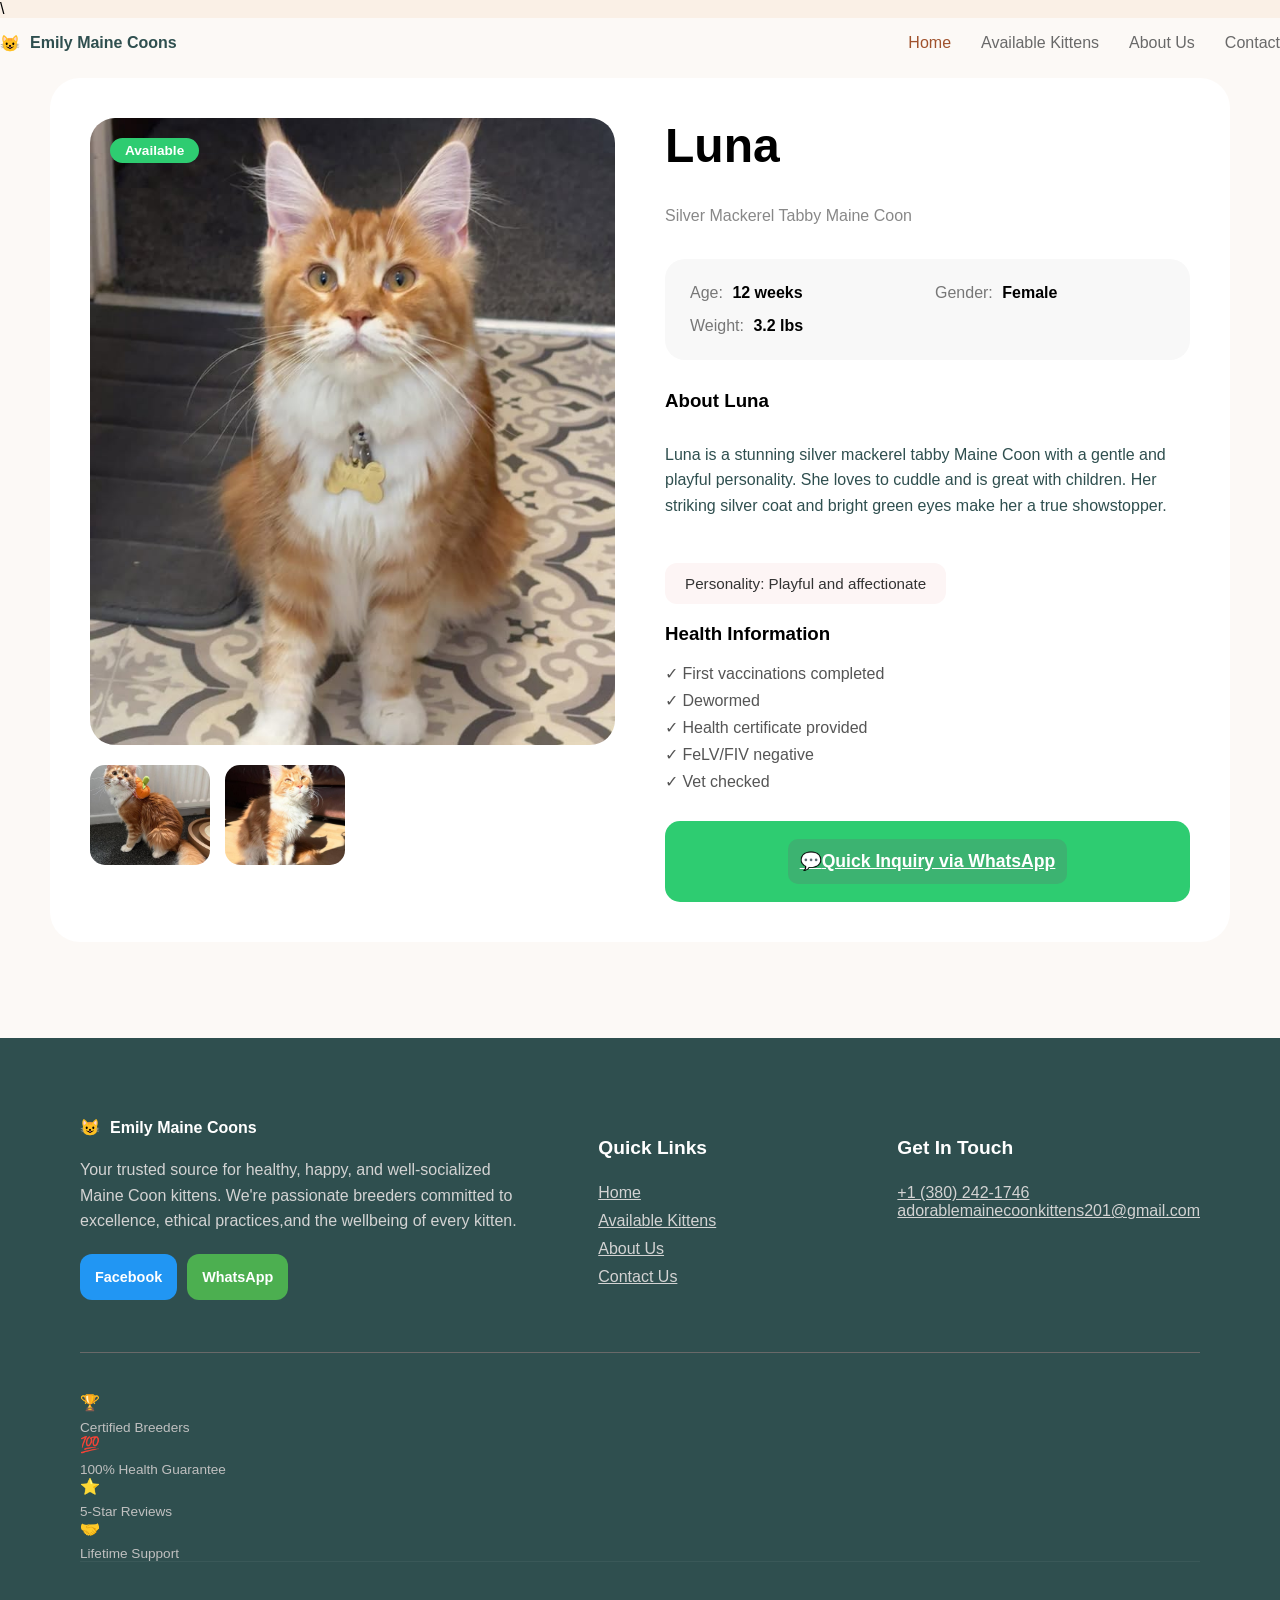
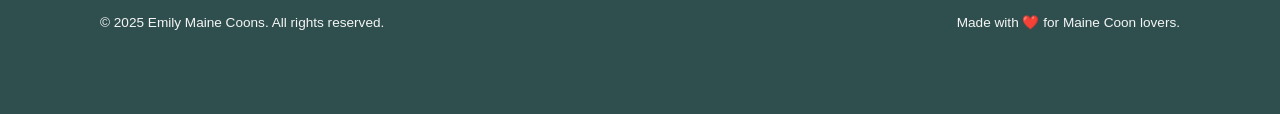
<file: kitten details/Luna details.html>
<!DOCTYPE html>
<html lang="en">
<head>
    <meta charset="UTF-8">
    <meta name="viewport" content="width=device-width, initial-scale=1.0">
    <title>Luna - Maine Coon Kitten Details</title>
    <link rel="stylesheet" href="../style.css">
</head>
<body>


    \<header class="navbar">
        <div class="logo-area">
            <div class="logo-icon">😺</div>
            <span class="site-name">Emily Maine Coons</span>
        </div>
        <nav>
            <ul class="nav-links">
                <li><a href="../Index.html" class="active">Home</a></li>
                <li><a href="../Kittens.html">Available Kittens</a></li>
                <li><a href="../About.html">About Us</a></li>
                <li><a href="../contact.html">Contact</a></li>
            </ul>
        </nav>
    </header>

    <main class="kitten-details-section">
        <div class="details-container">
            
            <div class="gallery-column">
                <div class="main-image-wrapper">
                    <span class="available-status">Available</span>
                    <img src="../img/Luna/pic1.jpg" alt="Luna pic1 Main Photo" class="main-img">
                </div>
                <div class="thumbnail-row">
                    <img src="../img/Luna/pic 2.jpg" alt="Luna View 2" class="thumb-img">
                    <img src="../img/Luna/pic3.jpg" alt="Luna View 3" class="thumb-img">
                </div>
            </div>

            <div class="info-column">
                <h1 class="kitten-name">Luna</h1>
                <p class="breed-type">Silver Mackerel Tabby Maine Coon</p>

                <div class="stats-card">
                    <div class="stats-grid">
                        <div class="stat-item">
                            <span class="label">Age:</span> <span class="value">12 weeks</span>
                        </div>
                        <div class="stat-item">
                            <span class="label">Gender:</span> <span class="value">Female</span>
                        </div>
                        <div class="stat-item">
                            <span class="label">Weight:</span> <span class="value">3.2 lbs</span>
                        </div>
                    </div>
                </div>

                <div class="description-section">
                    <h3>About Luna</h3>
                    <p>Luna is a stunning silver mackerel tabby Maine Coon with a gentle and playful personality. She loves to cuddle and is great with children. Her striking silver coat and bright green eyes make her a true showstopper.</p>
                    <div class="personality-badge">Personality: Playful and affectionate</div>
                </div>

                <div class="health-section">
                    <h3>Health Information</h3>
                    <ul class="health-list">
                        <li>✓ First vaccinations completed</li>
                        <li>✓ Dewormed</li>
                        <li>✓ Health certificate provided</li>
                        <li>✓ FeLV/FIV negative</li>
                        <li>✓ Vet checked</li>
                    </ul>
                </div>

                <button class="whatsapp-inquiry-btn">
                    <a href="https://wa.me/13802421746" class="inquire-now"><span>💬</span>Quick Inquiry via WhatsApp</a>
                </button>
            </div>

        </div>
    </main>

    <!--footer section-->
    <footer class="main-footer">
        <div class="footer-top">
            <div class="footer-col brand-col">
                <div class="logo-area">
                    <div class="logo-icon">😺</div>
                    <span class="site-name">Emily Maine Coons</span>
                </div>

                <p>Your trusted source for healthy, happy, and well-socialized Maine Coon kittens. We're passionate breeders committed to excellence, ethical practices,and the wellbeing of every kitten.</p>

                <div class="social-buttons">
                    <a href="https://www.facebook.com/profile.php?id=61583728147992" class="social-btn facebook">Facebook</a>
                    <a href="https://wa.me/13802421746" class="social-btn whatsapp">WhatsApp</a>
                </div>
            </div>

            <div class="footer-col">
                <h3>Quick Links</h3>
                <ul>
                    <li><a href="../Index.html">Home</a></li>
                    <li><a href="../Kittens.html">Available Kittens</a></li>
                    <li><a href="../About.html">About Us</a></li>
                    <li><a href="../contact.html">Contact Us</a></li>
                </ul>
            </div>

            <div class="footer-col">
                <h3>Get In Touch</h3>
                <a href="https://wa.me/13802421746" class="contact-item">+1 (380) 242-1746</a><br>
                <a href="mailto:adorablemainecoonkittens201@gmail.com" class="contact-item">adorablemainecoonkittens201@gmail.com</a>
            </div>
        </div>

        <hr class="footer-divider">
        <div class="trust-item">🏆<span>Certified Breeders</span></div>
        <div class="trust-item">💯<span>100% Health Guarantee</span></div>
        <div class="trust-item">⭐<span>5-Star Reviews</span></div>
        <div class="trust-item">🤝<span>Lifetime Support</span></div>

        <div class="footer-bottom">
            <p>&copy; 2025 Emily Maine Coons. All rights reserved.</p>
            <p>Made with ❤️ for Maine Coon lovers.</p>
        </div>

    </footer>
    
    <script>
        document.addEventListener('DOMContentLoaded', function() {
            const mainImg = document.querySelector('.main-img');
            const thumbs = document.querySelectorAll('.thumb-img');
            
            thumbs.forEach(thumb => {
                thumb.addEventListener('click', function() {
                    const tempSrc = mainImg.src;
                    mainImg.src = this.src;
                    this.src = tempSrc;
                });
            });
        });
    </script>
    
</body>
</html>
</file>
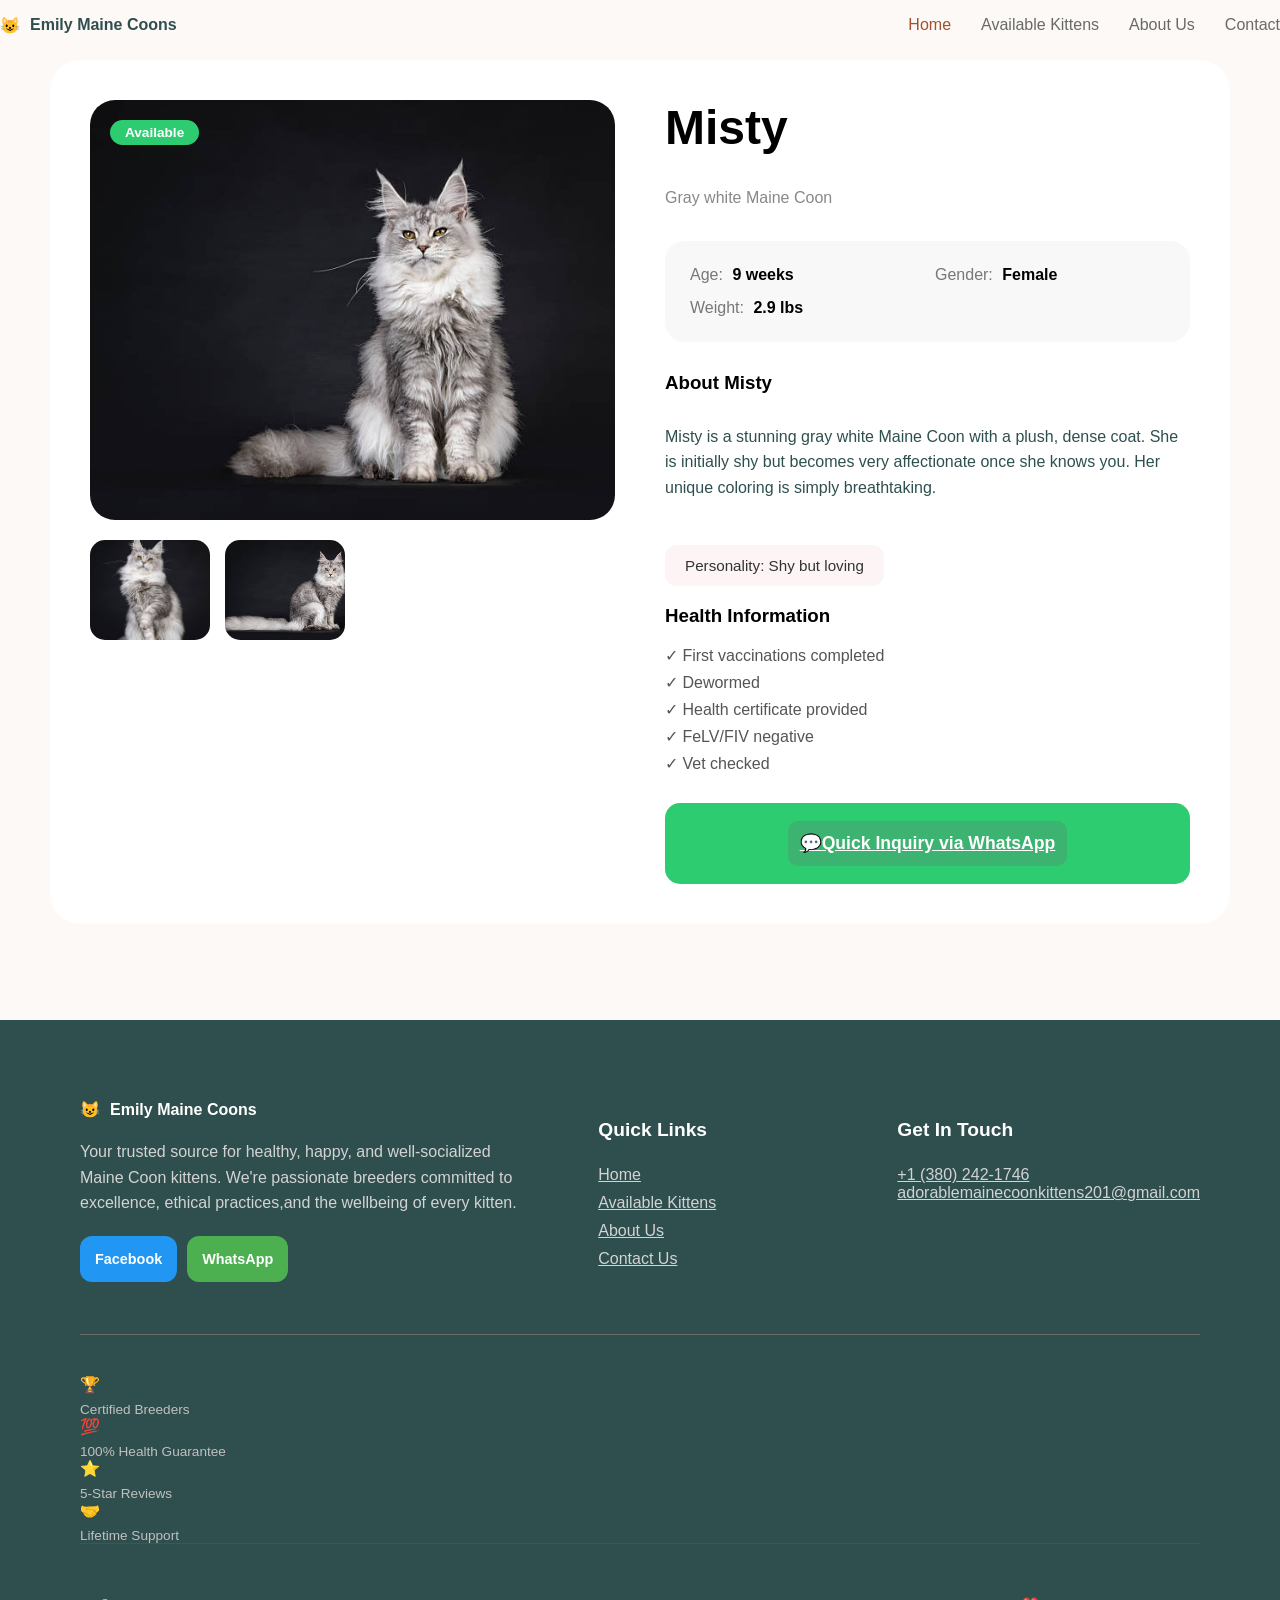
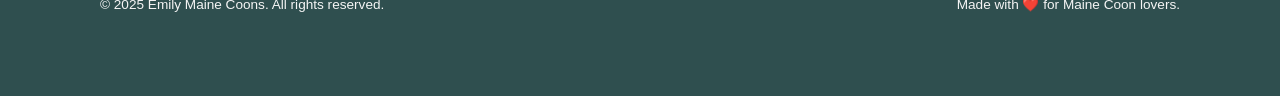
<file: kitten details/Misty details.html>
<!DOCTYPE html>
<html lang="en">
<head>
    <meta charset="UTF-8">
    <meta name="viewport" content="width=device-width, initial-scale=1.0">
    <title>Misty - Maine Coon Kitten Details</title>
    <link rel="stylesheet" href="../style.css">
</head>
<body>

    <header class="navbar">
        <div class="logo-area">
            <div class="logo-icon">😺</div>
            <span class="site-name">Emily Maine Coons</span>
        </div>
        <nav>
            <ul class="nav-links">
                <li><a href="../Index.html" class="active">Home</a></li>
                <li><a href="../Kittens.html">Available Kittens</a></li>
                <li><a href="../About.html">About Us</a></li>
                <li><a href="../contact.html">Contact</a></li>
            </ul>
        </nav>
    </header>

    <main class="kitten-details-section">
        <div class="details-container">
            
            <div class="gallery-column">
                <div class="main-image-wrapper">
                    <span class="available-status">Available</span>
                    <img src="../img/Misty/pic1.jpg" alt="Misty Main Photo" class="main-img">
                </div>
                <div class="thumbnail-row">
                    <img src="../img/Misty/pic2.jpg" alt="Misty View 2" class="thumb-img">
                    <img src="../img/Misty/pic3.jpg" alt="Misty View 3" class="thumb-img">
                </div>
            </div>

            <div class="info-column">
                <h1 class="kitten-name">Misty</h1>
                <p class="breed-type">Gray white Maine Coon</p>

                <div class="stats-card">
                    <div class="stats-grid">
                        <div class="stat-item">
                            <span class="label">Age:</span> <span class="value">9 weeks</span>
                        </div>
                        <div class="stat-item">
                            <span class="label">Gender:</span> <span class="value">Female</span>
                        </div>
                        <div class="stat-item">
                            <span class="label">Weight:</span> <span class="value">2.9 lbs</span>
                        </div>
                    </div>
                </div>

                <div class="description-section">
                    <h3>About Misty</h3>
                    <p>Misty is a stunning gray white Maine Coon with a plush, dense coat. She is initially shy but becomes very affectionate once she knows you. Her unique coloring is simply breathtaking.</p>
                    <div class="personality-badge">Personality: Shy but loving</div>
                </div>

                <div class="health-section">
                    <h3>Health Information</h3>
                    <ul class="health-list">
                        <li>✓ First vaccinations completed</li>
                        <li>✓ Dewormed</li>
                        <li>✓ Health certificate provided</li>
                        <li>✓ FeLV/FIV negative</li>
                        <li>✓ Vet checked</li>
                    </ul>
                </div>

                <button class="whatsapp-inquiry-btn">
                    <a href="https://wa.me/13802421746" class="inquire-now"><span>💬</span>Quick Inquiry via WhatsApp</a>
                </button>
            </div>

        </div>
    </main>

    <!--footer section-->
    <footer class="main-footer">
        <div class="footer-top">
            <div class="footer-col brand-col">
                <div class="logo-area">
                    <div class="logo-icon">😺</div>
                    <span class="site-name">Emily Maine Coons</span>
                </div>

                <p>Your trusted source for healthy, happy, and well-socialized Maine Coon kittens. We're passionate breeders committed to excellence, ethical practices,and the wellbeing of every kitten.</p>

                <div class="social-buttons">
                    <a href="https://www.facebook.com/profile.php?id=61583728147992" class="social-btn facebook">Facebook</a>
                    <a href="https://wa.me/13802421746" class="social-btn whatsapp">WhatsApp</a>
                </div>
            </div>

            <div class="footer-col">
                <h3>Quick Links</h3>
                <ul>
                    <li><a href="../Index.html">Home</a></li>
                    <li><a href="../Kittens.html">Available Kittens</a></li>
                    <li><a href="../About.html">About Us</a></li>
                    <li><a href="../contact.html">Contact Us</a></li>
                </ul>
            </div>

            <div class="footer-col">
                <h3>Get In Touch</h3>
                <a href="https://wa.me/13802421746" class="contact-item">+1 (380) 242-1746</a><br>
                <a href="mailto:adorablemainecoonkittens201@gmail.com" class="contact-item">adorablemainecoonkittens201@gmail.com</a>
            </div>
        </div>

        <hr class="footer-divider">
        <div class="trust-item">🏆<span>Certified Breeders</span></div>
        <div class="trust-item">💯<span>100% Health Guarantee</span></div>
        <div class="trust-item">⭐<span>5-Star Reviews</span></div>
        <div class="trust-item">🤝<span>Lifetime Support</span></div>

        <div class="footer-bottom">
            <p>&copy; 2025 Emily Maine Coons. All rights reserved.</p>
            <p>Made with ❤️ for Maine Coon lovers.</p>
        </div>

    </footer>
    
    <script>
        document.addEventListener('DOMContentLoaded', function() {
            const mainImg = document.querySelector('.main-img');
            const thumbs = document.querySelectorAll('.thumb-img');
            
            thumbs.forEach(thumb => {
                thumb.addEventListener('click', function() {
                    const tempSrc = mainImg.src;
                    mainImg.src = this.src;
                    this.src = tempSrc;
                });
            });
        });
    </script>
    
</body>
</html>
</file>
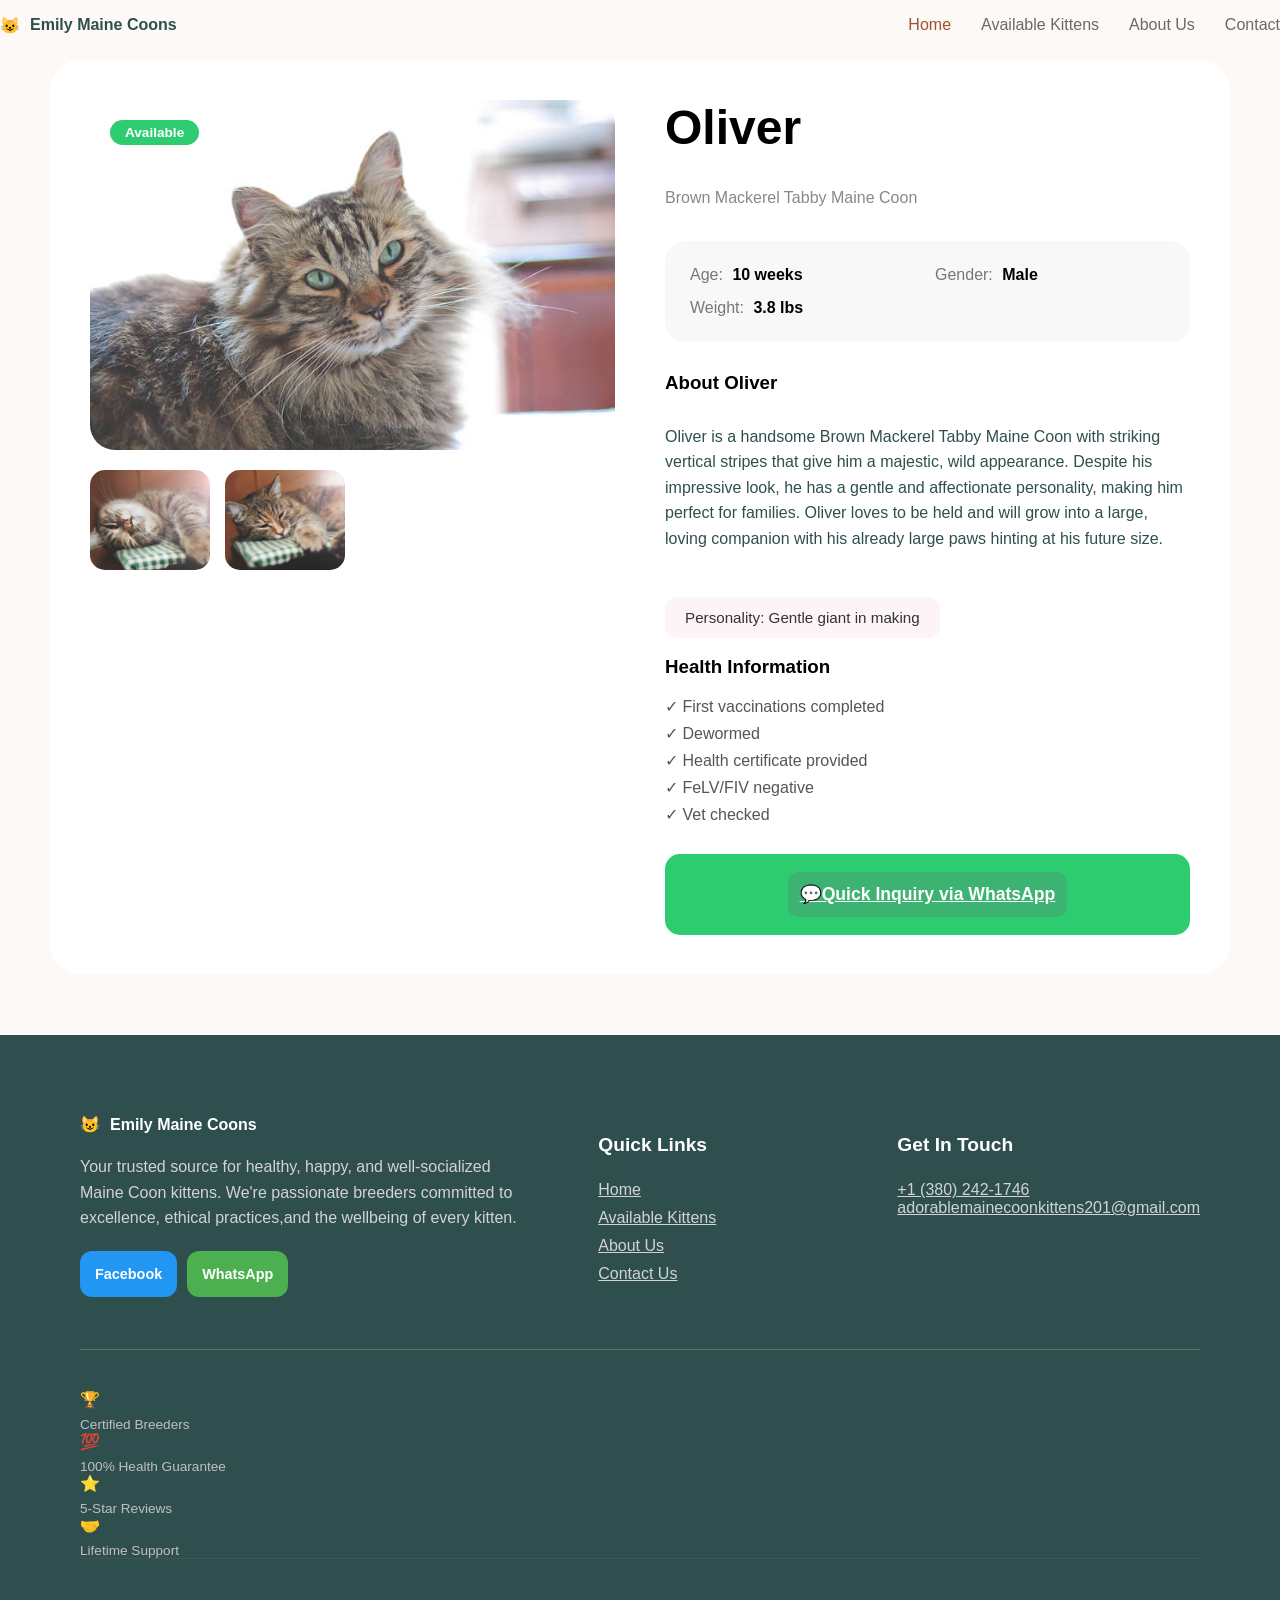
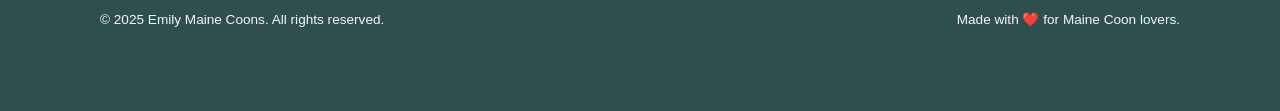
<file: kitten details/Oliver Details.html>
<!DOCTYPE html>
<html lang="en">
<head>
    <meta charset="UTF-8">
    <meta name="viewport" content="width=device-width, initial-scale=1.0">
    <title>Oliver - Maine Coon Kitten Details</title>
    <link rel="stylesheet" href="../style.css">
</head>
<body>

    <header class="navbar">
        <div class="logo-area">
            <div class="logo-icon">😺</div>
            <span class="site-name">Emily Maine Coons</span>
        </div>
        <nav>
            <ul class="nav-links">
                <li><a href="../Index.html" class="active">Home</a></li>
                <li><a href="../Kittens.html">Available Kittens</a></li>
                <li><a href="../About.html">About Us</a></li>
                <li><a href="../contact.html">Contact</a></li>
            </ul>
        </nav>
    </header>

    <main class="kitten-details-section">
        <div class="details-container">
            
            <div class="gallery-column">
                <div class="main-image-wrapper">
                    <span class="available-status">Available</span>
                    <img src="../img/Oliver/pic1.jpg" alt="Oliver Main Photo" class="main-img">
                </div>
                <div class="thumbnail-row">
                    <img src="../img/Oliver/pic2.jpg" alt="Oliver View 2" class="thumb-img">
                    <img src="../img/Oliver/pic3.jpg" alt="Oliver View 3" class="thumb-img">
                </div>
            </div>

            <div class="info-column">
                <h1 class="kitten-name">Oliver</h1>
                <p class="breed-type">Brown Mackerel Tabby Maine Coon</p>

                <div class="stats-card">
                    <div class="stats-grid">
                        <div class="stat-item">
                            <span class="label">Age:</span> <span class="value">10 weeks</span>
                        </div>
                        <div class="stat-item">
                            <span class="label">Gender:</span> <span class="value">Male</span>
                        </div>
                        <div class="stat-item">
                            <span class="label">Weight:</span> <span class="value">3.8 lbs</span>
                        </div>
                    </div>
                </div>

                <div class="description-section">
                    <h3>About Oliver</h3>
                    <p>Oliver is a handsome Brown Mackerel Tabby Maine Coon with striking vertical stripes that give him a majestic, wild appearance. Despite his impressive look, he has a gentle and affectionate personality, making him perfect for families. Oliver loves to be held and will grow into a large, loving companion with his already large paws hinting at his future size.</p>
                    <div class="personality-badge">Personality: Gentle giant in making</div>
                </div>

                <div class="health-section">
                    <h3>Health Information</h3>
                    <ul class="health-list">
                        <li>✓ First vaccinations completed</li>
                        <li>✓ Dewormed</li>
                        <li>✓ Health certificate provided</li>
                        <li>✓ FeLV/FIV negative</li>
                        <li>✓ Vet checked</li>
                    </ul>
                </div>

                <button class="whatsapp-inquiry-btn">
                    <a href="https://wa.me/13802421746" class="inquire-now"><span>💬</span>Quick Inquiry via WhatsApp</a>
                </button>
            </div>

        </div>
    </main>

    <!--footer section-->
    <footer class="main-footer">
        <div class="footer-top">
            <div class="footer-col brand-col">
                <div class="logo-area">
                    <div class="logo-icon">😺</div>
                    <span class="site-name">Emily Maine Coons</span>
                </div>

                <p>Your trusted source for healthy, happy, and well-socialized Maine Coon kittens. We're passionate breeders committed to excellence, ethical practices,and the wellbeing of every kitten.</p>

                <div class="social-buttons">
                    <a href="https://www.facebook.com/profile.php?id=61583728147992" class="social-btn facebook">Facebook</a>
                    <a href="https://wa.me/13802421746" class="social-btn whatsapp">WhatsApp</a>
                </div>
            </div>

            <div class="footer-col">
                <h3>Quick Links</h3>
                <ul>
                    <li><a href="../Index.html">Home</a></li>
                    <li><a href="../Kittens.html">Available Kittens</a></li>
                    <li><a href="../About.html">About Us</a></li>
                    <li><a href="../contact.html">Contact Us</a></li>
                </ul>
            </div>

            <div class="footer-col">
                <h3>Get In Touch</h3>
                <a href="https://wa.me/13802421746" class="contact-item">+1 (380) 242-1746</a><br>
                <a href="mailto:adorablemainecoonkittens201@gmail.com" class="contact-item">adorablemainecoonkittens201@gmail.com</a>
            </div>
        </div>

        <hr class="footer-divider">
        <div class="trust-item">🏆<span>Certified Breeders</span></div>
        <div class="trust-item">💯<span>100% Health Guarantee</span></div>
        <div class="trust-item">⭐<span>5-Star Reviews</span></div>
        <div class="trust-item">🤝<span>Lifetime Support</span></div>

        <div class="footer-bottom">
            <p>&copy; 2025 Emily Maine Coons. All rights reserved.</p>
            <p>Made with ❤️ for Maine Coon lovers.</p>
        </div>

    </footer>
    
    <script>
        document.addEventListener('DOMContentLoaded', function() {
            const mainImg = document.querySelector('.main-img');
            const thumbs = document.querySelectorAll('.thumb-img');
            
            thumbs.forEach(thumb => {
                thumb.addEventListener('click', function() {
                    const tempSrc = mainImg.src;
                    mainImg.src = this.src;
                    this.src = tempSrc;
                });
            });
        });
    </script>
    
</body>
</html>
</file>
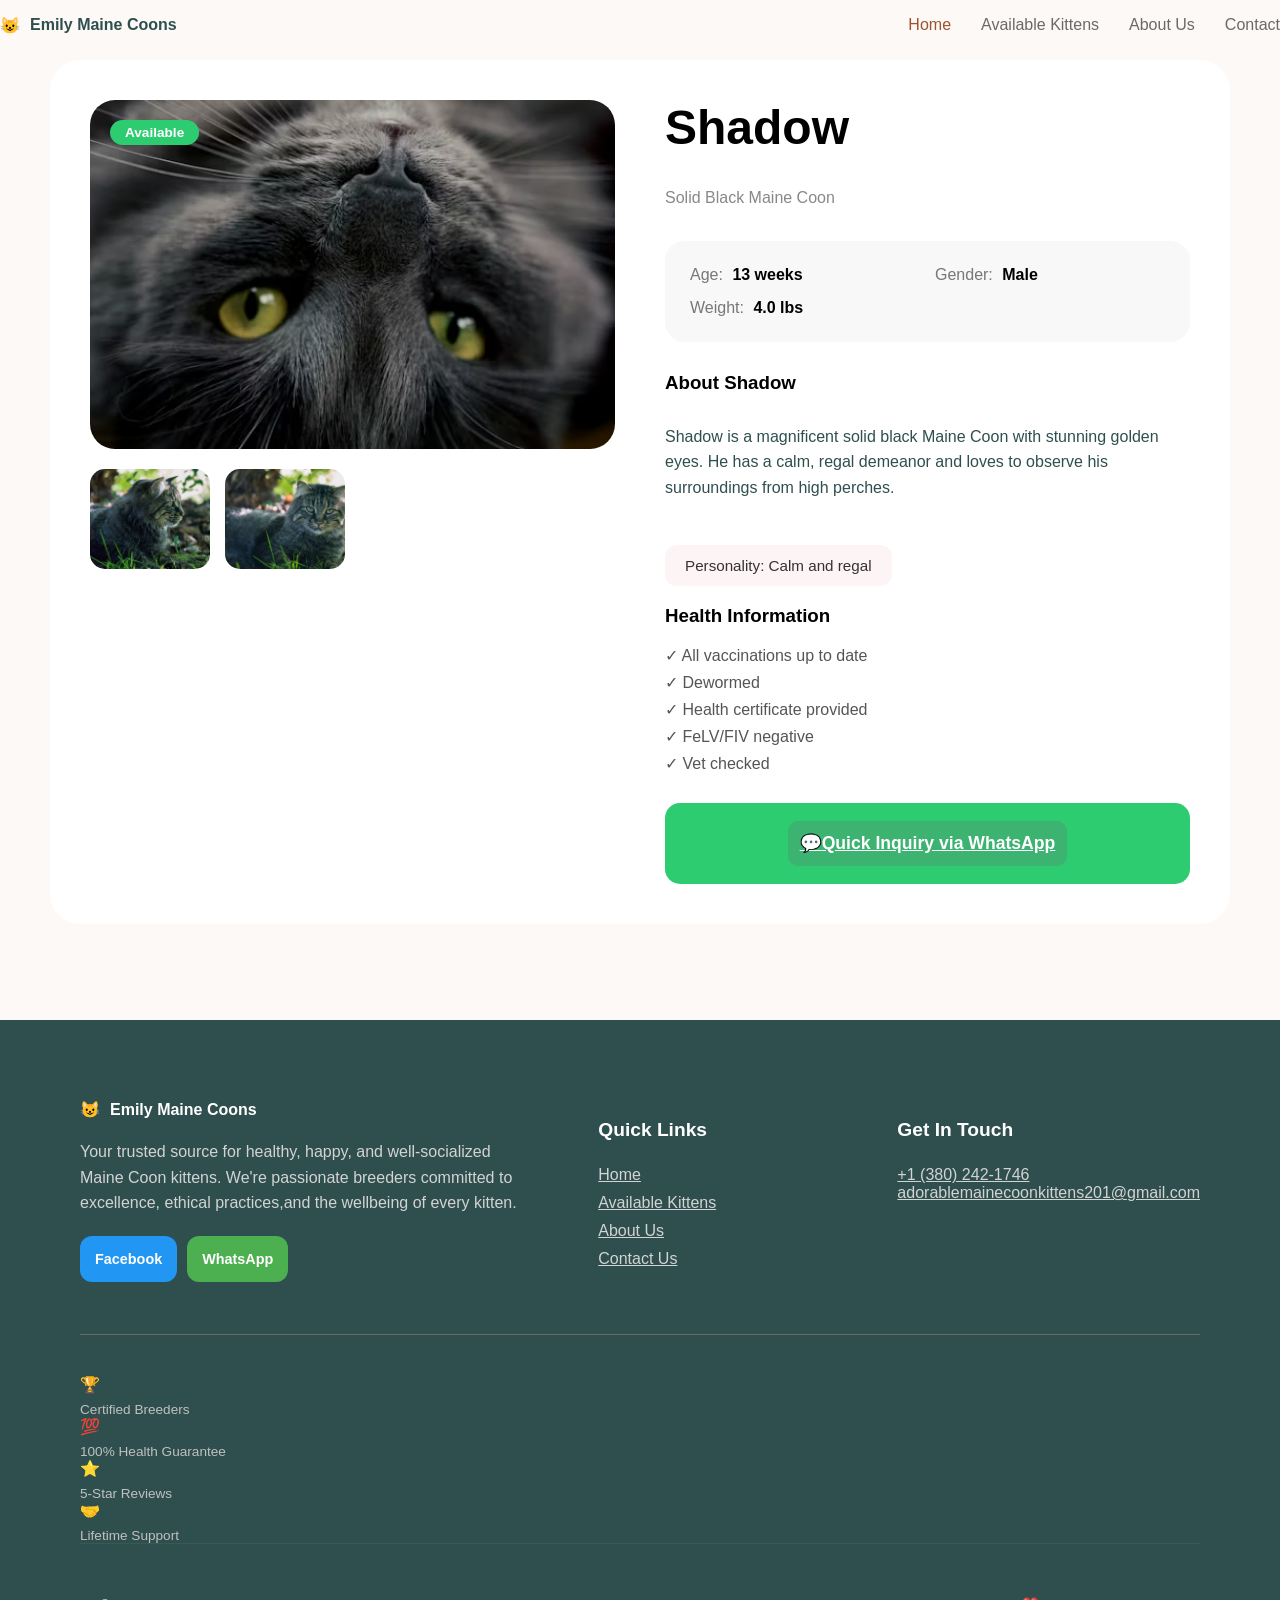
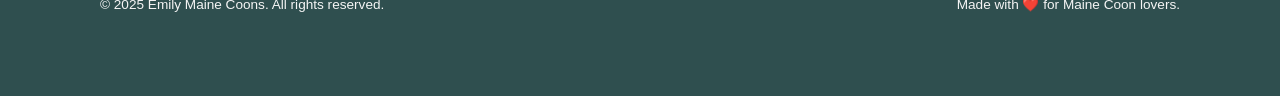
<file: kitten details/Shadow details.html>
<!DOCTYPE html>
<html lang="en">
<head>
    <meta charset="UTF-8">
    <meta name="viewport" content="width=device-width, initial-scale=1.0">
    <title>Shadow - Maine Coon Kitten Details</title>
    <link rel="stylesheet" href="../style.css">
</head>
<body>

    <header class="navbar">
        <div class="logo-area">
            <div class="logo-icon">😺</div>
            <span class="site-name">Emily Maine Coons</span>
        </div>
        <nav>
            <ul class="nav-links">
                <li><a href="../Index.html" class="active">Home</a></li>
                <li><a href="../Kittens.html">Available Kittens</a></li>
                <li><a href="../About.html">About Us</a></li>
                <li><a href="../contact.html">Contact</a></li>
            </ul>
        </nav>
    </header>

    <main class="kitten-details-section">
        <div class="details-container">
            
            <div class="gallery-column">
                <div class="main-image-wrapper">
                    <span class="available-status">Available</span>
                    <img src="../img/Shadow/pic11.avif" alt="Shadow Main Photo" class="main-img">
                </div>
                <div class="thumbnail-row">
                    <img src="../img/Shadow/pic2.jpg" alt="Shadow View 2" class="thumb-img">
                    <img src="../img/Shadow/pic3.jpg" alt="Shadow View 3" class="thumb-img">
                </div>
            </div>

            <div class="info-column">
                <h1 class="kitten-name">Shadow</h1>
                <p class="breed-type">Solid Black Maine Coon</p>

                <div class="stats-card">
                    <div class="stats-grid">
                        <div class="stat-item">
                            <span class="label">Age:</span> <span class="value">13 weeks</span>
                        </div>
                        <div class="stat-item">
                            <span class="label">Gender:</span> <span class="value">Male</span>
                        </div>
                        <div class="stat-item">
                            <span class="label">Weight:</span> <span class="value">4.0 lbs</span>
                        </div>
                    </div>
                </div>

                <div class="description-section">
                    <h3>About Shadow</h3>
                    <p>Shadow is a magnificent solid black Maine Coon with stunning golden eyes. He has a calm, regal demeanor and loves to observe his surroundings from high perches.</p>
                    <div class="personality-badge">Personality: Calm and regal</div>
                </div>

                <div class="health-section">
                    <h3>Health Information</h3>
                    <ul class="health-list">
                        <li>✓ All vaccinations up to date</li>
                        <li>✓ Dewormed</li>
                        <li>✓ Health certificate provided</li>
                        <li>✓ FeLV/FIV negative</li>
                        <li>✓ Vet checked</li>
                    </ul>
                </div>

                <button class="whatsapp-inquiry-btn">
                    <a href="https://wa.me/13802421746" class="inquire-now"><span>💬</span>Quick Inquiry via WhatsApp</a>
                </button>
            </div>

        </div>
    </main>

    <!--footer section-->
    <footer class="main-footer">
        <div class="footer-top">
            <div class="footer-col brand-col">
                <div class="logo-area">
                    <div class="logo-icon">😺</div>
                    <span class="site-name">Emily Maine Coons</span>
                </div>

                <p>Your trusted source for healthy, happy, and well-socialized Maine Coon kittens. We're passionate breeders committed to excellence, ethical practices,and the wellbeing of every kitten.</p>

                <div class="social-buttons">
                    <a href="https://www.facebook.com/profile.php?id=61583728147992" class="social-btn facebook">Facebook</a>
                    <a href="https://wa.me/13802421746" class="social-btn whatsapp">WhatsApp</a>
                </div>
            </div>

            <div class="footer-col">
                <h3>Quick Links</h3>
                <ul>
                    <li><a href="../Index.html">Home</a></li>
                    <li><a href="../Kittens.html">Available Kittens</a></li>
                    <li><a href="../About.html">About Us</a></li>
                    <li><a href="../contact.html">Contact Us</a></li>
                </ul>
            </div>

            <div class="footer-col">
                <h3>Get In Touch</h3>
                <a href="https://wa.me/13802421746" class="contact-item">+1 (380) 242-1746</a><br>
                <a href="mailto:adorablemainecoonkittens201@gmail.com" class="contact-item">adorablemainecoonkittens201@gmail.com</a>
            </div>
        </div>

        <hr class="footer-divider">
        <div class="trust-item">🏆<span>Certified Breeders</span></div>
        <div class="trust-item">💯<span>100% Health Guarantee</span></div>
        <div class="trust-item">⭐<span>5-Star Reviews</span></div>
        <div class="trust-item">🤝<span>Lifetime Support</span></div>

        <div class="footer-bottom">
            <p>&copy; 2025 Emily Maine Coons. All rights reserved.</p>
            <p>Made with ❤️ for Maine Coon lovers.</p>
        </div>

    </footer>
    
    <script>
        document.addEventListener('DOMContentLoaded', function() {
            const mainImg = document.querySelector('.main-img');
            const thumbs = document.querySelectorAll('.thumb-img');
            
            thumbs.forEach(thumb => {
                thumb.addEventListener('click', function() {
                    const tempSrc = mainImg.src;
                    mainImg.src = this.src;
                    this.src = tempSrc;
                });
            });
        });
    </script>
    
</body>
</html>
</file>
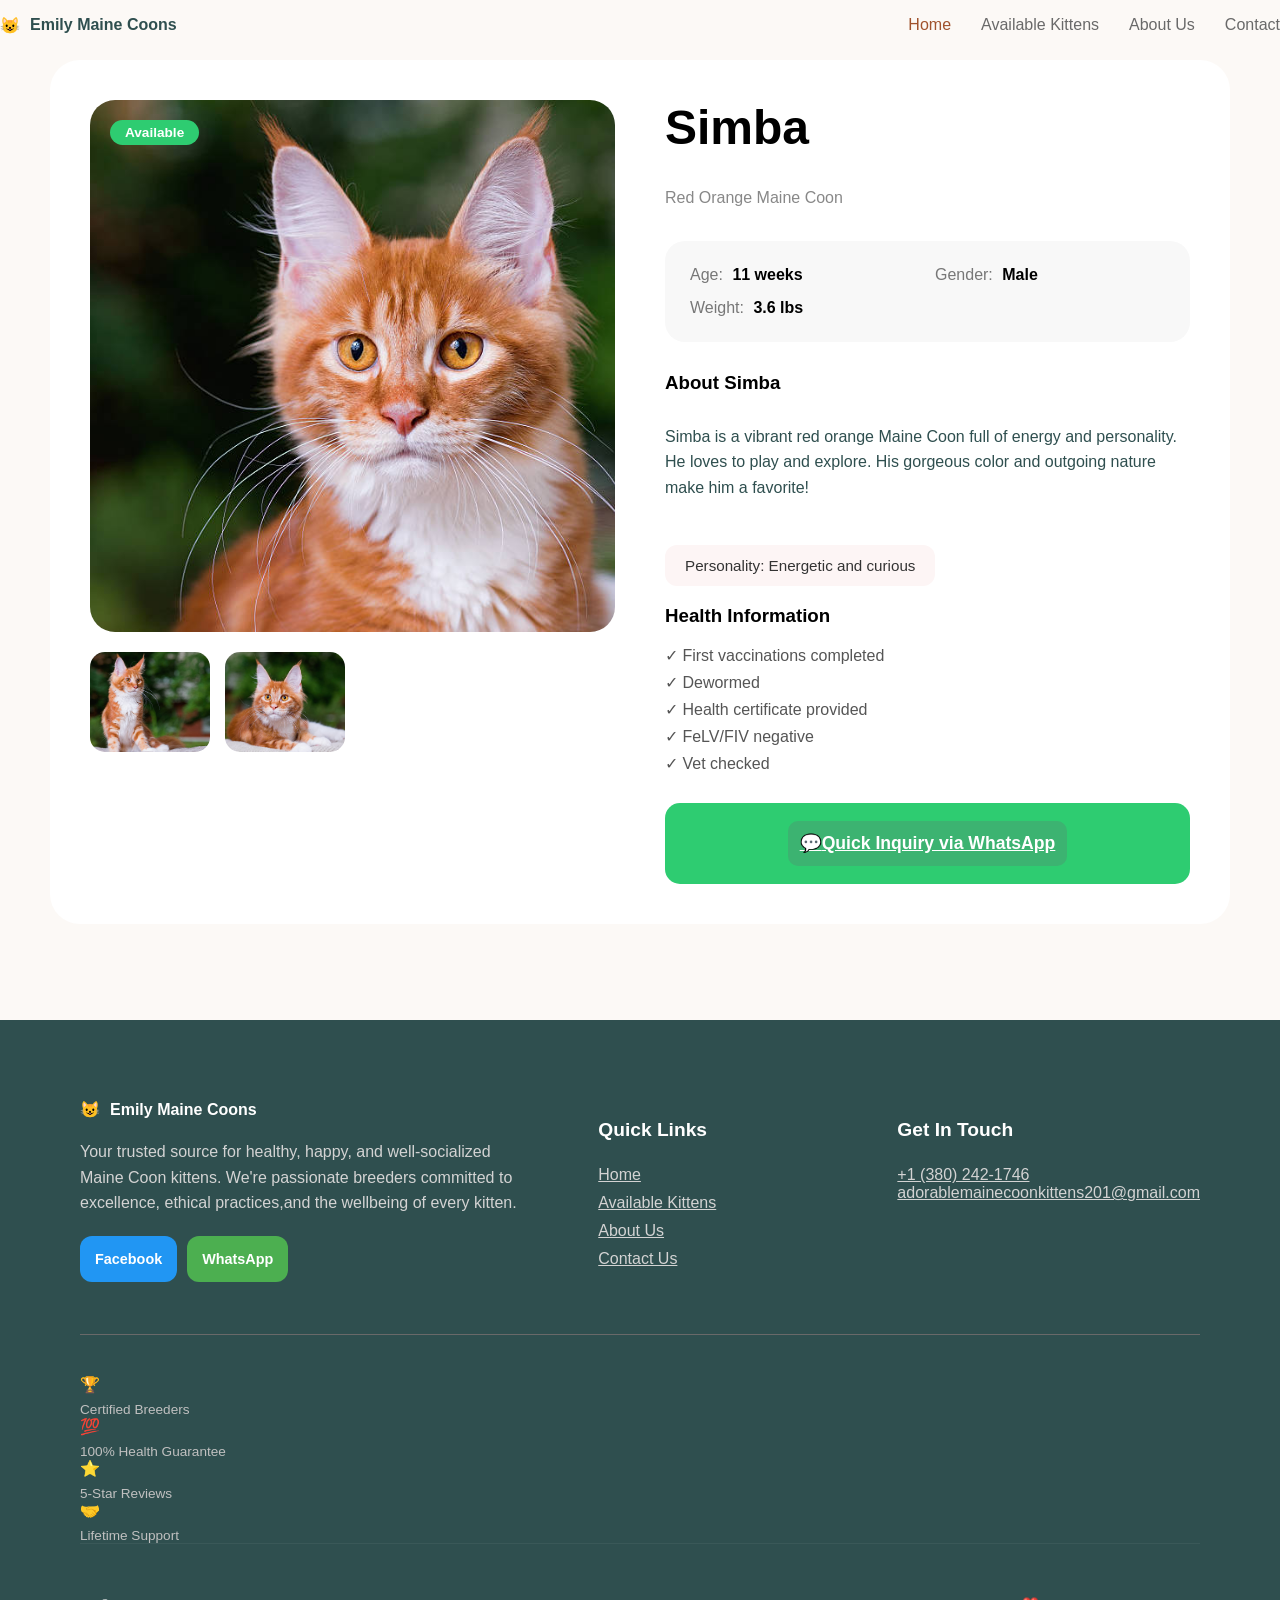
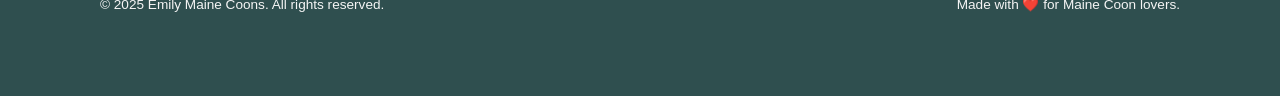
<file: kitten details/Simba details.html>
<!DOCTYPE html>
<html lang="en">
<head>
    <meta charset="UTF-8">
    <meta name="viewport" content="width=device-width, initial-scale=1.0">
    <title>Simba - Maine Coon Kitten Details</title>
    <link rel="stylesheet" href="../style.css">
</head>
<body>

    <header class="navbar">
        <div class="logo-area">
            <div class="logo-icon">😺</div>
            <span class="site-name">Emily Maine Coons</span>
        </div>
        <nav>
            <ul class="nav-links">
                <li><a href="../Index.html" class="active">Home</a></li>
                <li><a href="../Kittens.html">Available Kittens</a></li>
                <li><a href="../About.html">About Us</a></li>
                <li><a href="../contact.html">Contact</a></li>
            </ul>
        </nav>
    </header>

    <main class="kitten-details-section">
        <div class="details-container">
            
            <div class="gallery-column">
                <div class="main-image-wrapper">
                    <span class="available-status">Available</span>
                    <img src="../img/Simba/pic1.jpg" alt="Simba Main Photo" class="main-img">
                </div>
                <div class="thumbnail-row">
                    <img src="../img/Simba/pic2.jpg" alt="Simba View 2" class="thumb-img">
                    <img src="../img/Simba/pic3.jpg" alt="Simba View 3" class="thumb-img">
                </div>
            </div>

            <div class="info-column">
                <h1 class="kitten-name">Simba</h1>
                <p class="breed-type">Red Orange Maine Coon</p>

                <div class="stats-card">
                    <div class="stats-grid">
                        <div class="stat-item">
                            <span class="label">Age:</span> <span class="value">11 weeks</span>
                        </div>
                        <div class="stat-item">
                            <span class="label">Gender:</span> <span class="value">Male</span>
                        </div>
                        <div class="stat-item">
                            <span class="label">Weight:</span> <span class="value">3.6 lbs</span>
                        </div>
                    </div>
                </div>

                <div class="description-section">
                    <h3>About Simba</h3>
                    <p>Simba is a vibrant red orange Maine Coon full of energy and personality. He loves to play and explore. His gorgeous color and outgoing nature make him a favorite!</p>
                    <div class="personality-badge">Personality: Energetic and curious</div>
                </div>

                <div class="health-section">
                    <h3>Health Information</h3>
                    <ul class="health-list">
                        <li>✓ First vaccinations completed</li>
                        <li>✓ Dewormed</li>
                        <li>✓ Health certificate provided</li>
                        <li>✓ FeLV/FIV negative</li>
                        <li>✓ Vet checked</li>
                    </ul>
                </div>

                <button class="whatsapp-inquiry-btn">
                    <a href="https://wa.me/13802421746" class="inquire-now"><span>💬</span>Quick Inquiry via WhatsApp</a>
                </button>
            </div>

        </div>
    </main>

    <!--footer section-->
    <footer class="main-footer">
        <div class="footer-top">
            <div class="footer-col brand-col">
                <div class="logo-area">
                    <div class="logo-icon">😺</div>
                    <span class="site-name">Emily Maine Coons</span>
                </div>

                <p>Your trusted source for healthy, happy, and well-socialized Maine Coon kittens. We're passionate breeders committed to excellence, ethical practices,and the wellbeing of every kitten.</p>

                <div class="social-buttons">
                    <a href="https://www.facebook.com/profile.php?id=61583728147992" class="social-btn facebook">Facebook</a>
                    <a href="https://wa.me/13802421746" class="social-btn whatsapp">WhatsApp</a>
                </div>
            </div>

            <div class="footer-col">
                <h3>Quick Links</h3>
                <ul>
                    <li><a href="../Index.html">Home</a></li>
                    <li><a href="../Kittens.html">Available Kittens</a></li>
                    <li><a href="../About.html">About Us</a></li>
                    <li><a href="../contact.html">Contact Us</a></li>
                </ul>
            </div>

            <div class="footer-col">
                <h3>Get In Touch</h3>
                <a href="https://wa.me/13802421746" class="contact-item">+1 (380) 242-1746</a><br>
                <a href="mailto:adorablemainecoonkittens201@gmail.com" class="contact-item">adorablemainecoonkittens201@gmail.com</a>
            </div>
        </div>

        <hr class="footer-divider">
        <div class="trust-item">🏆<span>Certified Breeders</span></div>
        <div class="trust-item">💯<span>100% Health Guarantee</span></div>
        <div class="trust-item">⭐<span>5-Star Reviews</span></div>
        <div class="trust-item">🤝<span>Lifetime Support</span></div>

        <div class="footer-bottom">
            <p>&copy; 2025 Emily Maine Coons. All rights reserved.</p>
            <p>Made with ❤️ for Maine Coon lovers.</p>
        </div>

    </footer>
    
    <script>
        document.addEventListener('DOMContentLoaded', function() {
            const mainImg = document.querySelector('.main-img');
            const thumbs = document.querySelectorAll('.thumb-img');
            
            thumbs.forEach(thumb => {
                thumb.addEventListener('click', function() {
                    const tempSrc = mainImg.src;
                    mainImg.src = this.src;
                    this.src = tempSrc;
                });
            });
        });
    </script>
    
</body>
</html>
</file>
<file: style.css>
/* General Layout */
body, html {
    margin: 0;
    padding: 0;
    font-family: 'Helvetica Neue', Helvetica, Arial, sans-serif;
    background-color: linen;
}

/*Navbar*/
.navbar{
    display: flex;
    justify-content: space-between;
    align-items: center;
    padding: 20px 50;
    position: absolute;/* it sits on top of the background img*/
    width: 100%;
    box-sizing: border-box;
    z-index: 10;
}
.logo-area{
    display: flex;
    align-items: center;
    gap: 10px;
    font-weight: bold;
    color: darkslategray;
}
.nav-links {
    list-style: none;
    display: flex;
    gap: 30px;
}
.nav-links a {
    text-decoration: none;
    color: dimgray;
    font-weight: 500;
}
.nav-links a.active{
    color: sienna;
}
.header-contact {
    background-color: rosybrown;
    color: white;
    border: none;
    padding: 8px 18px;
    border-radius: 5px;
    cursor: pointer;
}


/*hero section with background image*/
.hero-background {
    height: 100vh; /*full screen height*/
    background-image: linear-gradient(to right, rgba(255, 250, 240, 0.9), rgba(255, 255, 255, 0.2)), url(./img/background.jpg);
    background-size: cover;
    background-position: center;
    display: flex;
    align-items: center;
    padding: 80px;
}

.hero-overlay-content {
    max-width: 600px;
}

h1 span {
    color: rosybrown;
}

p {
    font-size: 1.2 rem;
    color:darkslategray;
    line-height: 1.6;
    margin: 30px 0;
}

/*buttons*/
.hero-buttons {
    display: flex;
    gap: 20px;
    justify-content: center;
}

.btn-primary {
    background-color: rosybrown;
    color: white;
    border: none;
    padding: 18px 30px;
    border-radius: 5px;
    font-weight: bold;
    cursor: pointer;
    transition: background-color 0.3s ease;
}

.btn-primary:hover {
    background-color: #a0522d;
}

.btn-secondary {
    background-color: white;
    border: 1px solid silver;
    color: dimgray;
    padding: 18px 30px;
    border-radius: 5px;
    font-weight: bold;
    cursor: pointer;
    transition: background-color 0.3s ease, color 0.3s ease;
}

.btn-secondary:hover {
    background-color: #f0f0f0;
    color: #333;
}

/*featured section*/
.features-grid {
    display: grid;
    grid-template-columns: repeat(2, 1fr);
    gap: 40px;
    padding: 80px 50px;
    background-color: white;
    text-align: center;
    border-top: 1px solid antiquewhite;
}

.feature-card {
    flex: 1;
    display: flex;
    flex-direction: column;
    align-items: center;
}

.circle-icon {
    width: 70px;
    height: 70px;
    background-color: rosybrown;
    color: white;
    border-radius: 50%;
    display: flex;
    justify-content: center;
    align-items: center;
    font-size: 1.8rem;
    margin-bottom: 20px;
}

.feature-card h3 {
    margin: 5px;
    font-size: 1.2rem;
    color: black;
    font-weight: 600;
}

.feature-card p {
    margin: 0;
    font-size: 0.95rem;
    color: dimgray;
}

/*about our cattery section*/
.about-section {
    padding: 100px 80px;
    background-color: linen;
}

.about-container {
    display: flex;
    align-items: center;
    gap: 80px;
    max-width: 1200px;
    margin: 0 auto;
}

.about-image {
    flex: 1;
}

.about-image img{
    width: 100%;
    border-radius: 40px; /*matching the rounded corners;*/
    box-shadow: 0 15px 35px rgba(0,0,0,0.05);
}
.about-content {
    flex: 1;
}

.sub-badge {
    background-color: thistle;
    color: rosybrown;
    padding: 8px 18px;
    border-radius: 20px;
    font-size: 0.85rem;
    font-weight: bold;
    display: inline-block;
    margin-bottom: 20px;
}

.about-content h2{
    font-size: 2.8rem;
    margin-top: 0;
    color: black;
    line-height: 1.2;
}

.about-content p{
    font-size: 1.1rem;
    margin-bottom: 30px;
    color: dimgray;
    line-height: 1.7;
}

.about-list{
    list-style: none;
    padding: 0;
    margin-bottom: 40px;
}

.about-list li {
    margin-bottom: 12px;
    color: dimgray;
    font-weight: 500;
    display: flex;
    align-items: center;
    gap: 10px;
}
.btn-disabled {
    background-color: ghostwhite;
    color: silver;
    border: 1px solid lightgray;
    padding: 15px 30px;
    border-radius: 8px;
    font-weight: bold;
}

/*featured kittens gallery*/
.kittens-gallery {
    padding: 100px 80px;
    background-color: white;
    text-align: center;
}

.gallery-header{
    margin-bottom: 50px;
}

.sub-badge-alt {
    background-color: lavender;
    color: rosybrown;
    padding: 8px 20px;
    border-radius: 20px;
    font-size: 0.85rem;
    font-weight: bold;
}

.gallery-header p{
    color: gray;
    margin: 0 auto;
}

.gallery-header h2 {
    font-size: 2.5rem;
    margin: 20px 0 10px 0;
}

/*the grid section*/
.kittens-grid {
    display: grid;
    grid-template-columns: repeat(2, 1fr);
    gap: 25px;
    margin-bottom: 50px;
}

/*the cards*/
.kitten-card {
    flex: 1;
    background-color: white;
    border-radius: 30px;
    overflow: hidden;
    text-align: left;
    transition: transform 0.3s ease;/*subtle lift effect*/
    border: 1px solid whitesmoke;
}

.img-container {
    position: relative;
    height: 300px;
}

.img-container img {
    width: 100%;
    height: 100%;
    object-fit: cover;
    border-radius: 30px 30px 0 0;
}

.status-tag{
    position: absolute;
    top: 15px;
    background-color: mediumseagreen;
    color: white;
    padding: 5px 12px;
    border-radius: 20px;
    font-size: 0.75rem;
    font-weight: bold;
}

.card-info{
    padding: 20px;
    background-color: whitesmoke;
    border-radius: 0 0 30px 30px;
}

.card-info h3 {
    margin: 0;
    font-size: 1.4rem;
    color: black;
}

.breed{
    color: gray;
    font-size: 0.95rem;
    margin: 5px 0 15px 0;
}

.meta{
    display: flex;
    justify-content: space-between;
    font-size: 0.85rem;
    color: dimgray;
    margin-bottom: 15px;
}

.personality {
    font-style: italic;
    color: dimgray;
    font-size: 0.9rem;
    border-top: 1px solid lightgray;
    padding-top: 10px;
}

.center-button{
    margin-top: 40px;
}

/*Testimonial section*/
.testimonials-section {
    padding: 100px 80px;
    background-color: linen;
    text-align: center;
}

.testimonials-grid{
    display: flex;
    justify-content: center;
    gap: 30px;
    max-width: 1200px;
    margin: 0 auto;
}

.testimonial-card{
    flex: 1;
    background-color: white;
    padding: 40px 30px;
    border-radius: 25px;
    text-align: left;
    box-shadow: 0 10px 20px rgba(0,0,0,0.02);
}

.stars{
    color: goldenrod;
    font-size: 1.4rem;
    margin-bottom: 20px;
    letter-spacing: 2px;
}

.quote{
    font-style: italic;
    color: dimgray;
    line-height: 1.7;
    font-size: 1rem;
    margin-bottom: 30px;
}

.customer-info {
    display: flex;
    flex-direction: column;
}

.customer-info strong {
    color: black;
    font-size: 1.1rem;
}

.customer-info span{
    color: darkgray;
    font-size: 0.9rem;
    margin-top: 5px;
}

/*footer styles*/
.main-footer {
    background-color: darkslategray;
    color: white;
    padding: 80px 80px 30px 80px;
    font-family: Arial, sans-serif;
}

.footer-top {
    display: flex;
    justify-content: space-between;
    gap: 80px;
    margin-bottom: 50px;
}

.footer-col {
    flex: 1;
}

.brand-col{
    flex: 2;
}

.brand-col p{
    color: lightgray;
    margin: 20px 0;
    line-height: 1.6;
    max-width: 450px;
}

.footer-col h3 {
    font-size: 1.2rem;
    margin-bottom: 25px;
    color: white;
}

.footer-col ul{
    list-style: none;
    padding: 0;
}

.footer-col ul li{
    margin-bottom: 10px;
}

.footer-col ul a{
    color: lightgray;
}

.footer-top span {
    color: white;
}

.footer-bottom p{
    color: whitesmoke;
}

.contact-item{
    margin-bottom: 10px;
    color: lightgray;
}

/*social buttons*/
.social-buttons{
    display: flex;
    gap: 10px;
    margin-top: 20px;
}

.social-btn{
    padding: 10px 18px;
    border-radius: 8px;
    text-decoration: none;
    color: white;
    font-size: 0.9rem;
    font-weight: bold;
}

.whatsapp {background-color: mediumseagreen;}
.facebook {background-color: royalblue;}

/*divider and trust bar section*/
.footer-divider{
    border: 0;
    border-top: 1px solid dimgray;
    margin: 40px 0;
}

.trust-bar {
    display: flex;
    justify-content: space-around;
    text-align: center;
    margin-bottom: 60px;
}

.trust-item{
    font-size: 1rem;
    color: white;
}

.trust-item span {
    display: block;
    font-size: 0.85rem;
    color: silver;
    margin-top: 8px;
}

/*bottom copyright*/
.footer-bottom {
    display: flex;
    justify-content: space-between;
    font-size: 0.85rem;
    color: gray;
    border-top: 1px solid rgba(255, 255, 255, 0.05); 
    padding: 20px;
}

/*Available Kittens page header styling*/
.page-header{
    background-color: linen;
    padding: 120px 20px;
    text-align: center;
}

.header-container h1 {
    font-size: 3rem;
    margin: 20px 0;
    color: black;
}

.header-container p{
    max-width: 700px;
    margin: 0 auto;
    color: dimgray;
}

/*Filter bar styling*/
.filter-container{
    display: flex;
    justify-content: space-between;
    align-items: center;
    padding: 40px 80px;
    border-bottom: 1px solid antiquewhite;
}

.filter-buttons{
    display: flex;
    gap: 15px;
}

.filter-btn{
    padding: 10px 25px;
    border-radius: 12px;
    border: 1px solid silver;
    background: transparent;
    color: dimgray;
    cursor: pointer;
    font-weight: 500;
}
.filter-btn.active{
    background-color: orange;
    color: white;
    border-color: orange;
}

/*detailed kittens cards*/
.available-grid-section {
    padding: 60px 80px;
    background-color: white;
}

.kitten-listing-grid {
    display: grid;
    grid-template-columns: repeat(3, 1fr);
    gap: 30px;
}

.detailed-kitten-card{
    background-color: whitesmoke;
    border-radius: 25px;
    overflow: hidden;
    border: 1px solid #eee;
}

.detailed-card-info {
    padding: 25px;
}

.specs-grid {
    display: grid;
    grid-template-columns: 1fr 1fr;
    gap: 15px;
    margin: 20px 0;
}

.spec-item span{
    font-weight: bold;
    color: #333;
}

.spec-item label {
    display: block;
    font-size: 0.8rem;
    color: gray;
    margin-bottom: 5px;
}

.card-actions {
    display: flex;
    flex-direction: column;
    gap: 10px;
    margin-top: 20px;
}

.View-details {
    background: transparent;
    border: 1px solid rosybrown;
    padding: 12px;
    border-radius: 10px;
    cursor: pointer;
    color: rosybrown;
    
}

.inquire-now {
    background-color: mediumseagreen;
    color: white;
    border: none;
    padding: 12px;
    border-radius: 10px;
    font-weight: bold;
    cursor: pointer;
}

/*whtats included section*/
.whats-included{
    padding: 80px 80px;
    background-color: linen;
    text-align: center;
}

.included-header h2{
    font-size: 2.2rem;
    margin-bottom: 10px;
}

.included-header p {
    color: gray;
    margin-bottom: 50px;
}

.included-grid{
    display: grid;
    grid-template-columns: repeat(2, 1fr);
    gap: 25px;
}

.included-card{
    flex: 1;
    background-color: white;
    padding: 40px 20px;
    border-radius: 20px;
    transition: transform 0.3s ease;
}

.included-card:hover{
    transform: translateY(-5px);
}

.icon-circle{
    width: 60px;
    height: 60px;
    background-color: rosybrown;
    border-radius: 50%;
    display: flex;
    align-items: center;
    justify-content: center;
    margin: 0 auto 20px auto;
    font-size: 1.5rem;
    color: whitesmoke;
}

.included-card h3{
    font-size: 1.2rem;
    margin-bottom: 15px;
    color: black;
}

.included-card p{
    font-size: 0.9rem;
    color: dimgray;
    line-height: 1.5;
}

/*About Hero*/ 
.about-hero{
    background-color: linen;
    padding: 140px 20px;
    text-align: center;
}

.about-hero h1{
    max-width: 700px;
    margin: 0 auto;
    color: dimgray;
    font-size: 2.5rem;
    line-height: 1.6;
}

/*Jouney grid*/
.about-journey{
    padding: 100px 80px;
    background-color: white;
}

.journey-grid{
    display: flex;
    align-items: center;
    gap: 100px;
    max-width: 1200px;
    margin: 0 auto;
    padding: 40px 0;
}

.journey-image {
    flex: 1;
}

.journey-image img {
    width: 100%;
    border-radius: 30px;
    box-shadow: 0 20px 40px rgba(0,0,0,0.05);
}

.journey-content {
    flex: 1;
}

.journey-content h2{
    font-size: 2.5rem;
    margin-bottom: 25px;
}

.journey-content p {
    color: dimgray;
    line-height: 1.9;
    margin-bottom: 25px;
}

/*mission and value section.*/
.mission-values {
    padding: 100px 80px;
    background-color: linen;
    text-align: center;
}

.mission-header {
    margin-bottom: 60px;
}

.values-grid {
    display: grid;
    grid-template-columns: repeat(2, 1fr);
    gap: 30px;
    max-width: 1200px;
    margin: 0 auto;
}
.value-card{
    background-color: white;
    padding: 15px 10px;
    border-radius: 30px;
    text-align: center;
    display: flex;
    flex-direction: column;
    align-items: center;
}

.icon-circle {
    width: 80px;
    height: 80px;
    background-color: rosybrown;
    color: white;
    border-radius: 50%;
    display: flex;
    justify-content: center;
    font-size: 2rem;
    margin: 0 auto 25px auto;
}

.value-card h3 {
    font-size: 1.5rem;
    color: black;
    margin-bottom: 15px;
}

.value-card p{
    color: dimgray;
    line-height: 1.6;
    font-size: 1rem;
}

/*Our Commitment section style*/
.commitment-section {
    padding: 100px 80px;
}

/* --- Our Commitment Section --- */
.commitment-section {
    padding: 100px 80px;
    background-color: white; /* Clean white background from design */
    text-align: center;
}

.commitment-container {
    display: flex;
    align-items: center;
    gap: 80px; /* Airy spacing between text and image */
    max-width: 1200px;
    margin: 0 auto;
}

.commitment-text-side {
    flex: 1.2; /* Slightly more space for the text list */
}

.commitment-text-side h2 {
    font-size: 2.8rem;
    margin-bottom: 25px;
    color: #333;
}

.commitment-intro {
    font-size: 1.1rem;
    color: #666;
    line-height: 1.6;
    margin-bottom: 35px;
}

.commitment-check-list {
    list-style: none;
    padding: 0;
}

.commitment-check-list li {
    position: relative;
    padding-left: 35px;
    margin-bottom: 18px;
    color: #444;
    font-size: 1.05rem;
    line-height: 1.4;
}

/* Custom Checkmark Styling */
.commitment-check-list li::before {
    content: '✓';
    position: absolute;
    left: 0;
    color: #bc8f8f; /* RosyBrown brand color */
    font-weight: bold;
    font-size: 1.2rem;
}

.commitment-image-side {
    flex: 1;
}

.commitment-image-side img {
    width: 100%;
    border-radius: 40px; /* Soft, large rounded corners*/
    box-shadow: 0 20px 40px rgba(0,0,0,0.05);
}

/* --- Certifications & Memberships --- */
.certifications-section {
    padding: 80px 40px;
    background-color: #fcf9f6; /* Light linen shade */
    text-align: center;
}

.cert-grid {
    display: grid;
    grid-template-columns: repeat(2, 1fr);
    justify-content: center;
    gap: 20px;
    max-width: 1200px;
    margin: 0 auto;
    align-items: stretch;
}

.cert-card {
    background-color: white;
    padding: 30px 15px;
    border-radius: 20px;
    box-shadow: 0 4px 15px rgba(0,0,0,0.05);
    display: flex;
    flex-direction: column;
    align-items: center;
    width: auto;
}

.cert-icon{
    font-size: 2.5rem;
    margin-bottom: 15px;
}

.cert-card h3{
    font-size: 1.1rem;
    color: #333;
    margin-bottom: 8px;
}

.cert-card p{
    font-size: 0.85rem;
    color: #777;
    margin: 0;
}

/* --- Fix for Certifications Grid --- */
.cert-grid {
    display: grid;
    grid-template-columns: repeat(2, 1fr); /* Forces 2 columns side-by-side */
    gap: 25px;
    max-width: 1200px;
    margin: 40px auto;
}

.cert-card {
    background-color: #f9f9f9; /* Matches the soft off-white in your pic */
    padding: 40px 20px;
    border-radius: 20px;
    text-align: center;
    box-shadow: 0 4px 15px rgba(0,0,0,0.05);
}

/* --- Ready to Meet Section --- */
.ready-to-meet {
    padding: 100px 20px;
    text-align: center;
    background-color: white;
}

.ready-to-meet h2 {
    font-size: 3rem;
    margin-bottom: 20px;
    color: #333;
}

.ready-to-meet p {
    font-size: 1.2rem;
    color: #666;
    margin-bottom: 40px;
}

.cta-buttons {
    display: flex;
    justify-content: center;
    gap: 20px;
}

.btn-primary {
    background-color: #bc8f8f; /* RosyBrown */
    color: white;
    padding: 18px 35px;
    border-radius: 10px;
    text-decoration: none;
    font-weight: bold;
}

.btn-secondary {
    border: 2px solid #e0e0e0;
    color: #666;
    padding: 18px 35px;
    border-radius: 10px;
    text-decoration: none;
    font-weight: bold;
}

/* --- Contact Page Styles --- */
.contact-hero {
    padding: 140px 20px 80px 20px;
    background-color: #fcf9f6; /* Soft warm background seen in design */
    text-align: center;
}

.contact-hero .container {
    max-width: 800px;
    margin: 0 auto;
}

.contact-hero .sub-badge {
    background-color: #f3e8e8; /* Soft pink badge background */
    color: #bc8f8f; /* RosyBrown text */
    padding: 8px 20px;
    border-radius: 20px;
    font-size: 0.9rem;
    font-weight: 600;
    display: inline-block;
    margin-bottom: 20px;
}

.contact-hero h1 {
    font-size: 3.5rem;
    color: #333;
    margin-bottom: 20px;
}

.contact-hero p {
    font-size: 1.2rem;
    color: #666;
    line-height: 1.6;
}

/* --- Contact Page Layout --- */
.contact-methods {
    padding: 60px 20px;
    background-color: #fcf9f6;
}

.contact-grid {
    display: grid;
    grid-template-columns: 1fr 1fr; /* Two equal columns */
    gap: 40px;
    max-width: 1200px;
    margin: 0 auto;
}

.contact-card {
    background: white;
    padding: 50px;
    border-radius: 30px;
    box-shadow: 0 10px 30px rgba(0,0,0,0.03);
}

.contact-card h2 {
    font-size: 2.2rem;
    margin-bottom: 30px;
}

/* Form Styling */
.form-group {
    margin-bottom: 20px;
    text-align: left;
}

.form-group label {
    display: block;
    font-weight: 600;
    margin-bottom: 8px;
    color: #333;
}

.form-group input, 
.form-group textarea {
    width: 100%;
    padding: 15px;
    border: none;
    background-color: #f0f2f5;
    border-radius: 10px;
    font-size: 1rem;
}

.whatsapp-btn {
    width: 100%;
    background-color: #bc8f8f; /* RosyBrown theme */
    color: white;
    border: none;
    padding: 18px;
    border-radius: 12px;
    font-weight: bold;
    font-size: 1.1rem;
    cursor: pointer;
    margin-top: 10px;
}

/* Info Item Styling */
.info-item {
    display: flex;
    gap: 20px;
    margin-bottom: 30px;
    text-align: left;
}

.info-icon {
    width: 50px;
    height: 50px;
    background: #fdf8f4;
    border-radius: 12px;
    display: flex;
    align-items: center;
    justify-content: center;
    font-size: 1.5rem;
    flex-shrink: 0;
}

.info-item strong {
    display: block;
    font-size: 1.1rem;
    margin-bottom: 5px;
}

.info-item p {
    color: #333;
    margin: 0;
}

.info-item span {
    color: #888;
    font-size: 0.9rem;
}

/* --- Connect With Us Styles --- */
.social-connect-wrapper {
    display: flex;
    justify-content: center;
    margin-top: 40px;
    padding: 0 20px;
}

.social-connect {
    max-width: 400px;
    width: 100%;
}

.social-connect p {
    color: #666;
    margin-bottom: 25px;
    line-height: 1.5;
}

.social-button-group {
    display: flex;
    flex-direction: column;
    gap: 12px;
}

.social-btn {
    display: flex;
    align-items: center;
    justify-content: center;
    gap: 10px;
    padding: 15px;
    border-radius: 12px;
    text-decoration: none;
    color: white;
    font-weight: 600;
    transition: opacity 0.2s;
}

.social-btn.whatsapp { background-color: #4caf50; } /* Green */
.social-btn.facebook { background-color: #2196f3; } /* Blue */

.social-btn:hover {
    opacity: 0.9;
}

/* --- FAQ Styles --- */
.faq-section {
    margin-top: 50px;
    text-align: left;
}

.faq-section h2 {
    font-size: 1.8rem;
    margin-bottom: 20px;
    color: #333;
}

.faq-list {
    list-style: none;
    padding: 0;
}

.faq-list li {
    padding: 12px 0;
    color: #555;
    border-bottom: 1px solid #eee;
    position: relative;
    padding-left: 20px;
}

.faq-list li::before {
    content: "•";
    position: absolute;
    left: 0;
    color: #bc8f8f;
    font-weight: bold;
}

.faq-footer {
    margin-top: 20px;
    font-size: 0.9rem;
    color: #888;
}

/* --- Kitten Details Page --- */
.kitten-details-section {
    padding: 60px 20px;
    background-color: #fcf9f6; /* Soft warm background */
    min-height: 100vh;
}

.details-container {
    max-width: 1100px;
    margin: 0 auto;
    display: grid;
    grid-template-columns: 1fr 1fr; /* Split into two columns */
    gap: 50px;
    background: white;
    padding: 40px;
    border-radius: 30px;
}

/* Gallery Styling */
.main-image-wrapper {
    position: relative;
    margin-bottom: 20px;
}

.available-status {
    position: absolute;
    top: 20px;
    left: 20px;
    background: #2ecc71; /* Green badge */
    color: white;
    padding: 5px 15px;
    border-radius: 20px;
    font-size: 0.85rem;
    font-weight: 600;
}

.main-img {
    width: 100%;
    border-radius: 25px;
    display: block;
}

.thumbnail-row {
    display: flex;
    gap: 15px;
}

.thumb-img {
    width: 120px;
    height: 100px;
    object-fit: cover;
    border-radius: 15px;
    cursor: pointer;
}

/* Info Column Styling */
.kitten-name {
    font-size: 3rem;
    margin: 0 0 10px 0;
}

.breed-type {
    color: #888;
    margin-bottom: 30px;
}

/* Stats Card */
.stats-card {
    background: #f8f8f8;
    padding: 25px;
    border-radius: 20px;
    margin-bottom: 30px;
}

.stats-grid {
    display: grid;
    grid-template-columns: 1fr 1fr;
    gap: 15px;
}

.stat-item .label {
    color: #777;
    margin-right: 5px;
}

.stat-item .value {
    font-weight: 600;
}

/* Personality Badge */
.personality-badge {
    background: #fdf5f5;
    color: #333;
    padding: 12px 20px;
    border-radius: 12px;
    display: inline-block;
    margin-top: 15px;
    font-size: 0.95rem;
}

/* Health List */
.health-list {
    list-style: none;
    padding: 0;
}

.health-list li {
    color: #555;
    margin-bottom: 8px;
    display: flex;
    align-items: center;
    gap: 10px;
}

/* WhatsApp Button */
.whatsapp-inquiry-btn {
    width: 100%;
    background-color: #2ecc71; /* Green */
    color: white;
    border: none;
    padding: 18px;
    border-radius: 15px;
    font-weight: bold;
    font-size: 1.1rem;
    cursor: pointer;
    display: flex;
    align-items: center;
    justify-content: center;
    gap: 10px;
    margin-top: 30px;
}
















/* Mobile Responsiveness - Max Width 768px */
@media (max-width: 768px) {
    
    /* --- 1. Navbar & Header Fixes --- */
    .navbar {
        padding: 15px 20px;
        flex-direction: row;
        justify-content: space-between;
        align-items: center; /* Center align for better mobile look */
        flex-wrap: wrap;
        text-align: center;
    }
    .nav-links {
        flex-direction: row;
        width: 100%;
        gap: 10px; /* Increased gap for touch targets */
        margin-top: 0px;
        list-style: none;
    }
    .nav-links li {
        width: 100%;
        padding-bottom: 5px; /* Subtle separator space */
    }
    .header-contact {
        margin-top: 20px;
    }

    /* --- 2. Hero Section --- */
    .hero-background {
        padding: 60px 20px; /* More breathing room */
    }
    .hero-overlay-content {
        max-width: 100%;
    }
    h1 {
        /* Fluid typography: scales between 1.8rem and 2.5rem */
        font-size: clamp(1.8rem, 5vw, 2.5rem); 
        line-height: 1.2;
    }
    p {
        font-size: 1rem;
        line-height: 1.6; /* Better readability */
    }
    .hero-buttons {
        flex-direction: column;
        align-items: center;
        gap: 15px;
        width: 100%;
    }
    .btn-primary, .btn-secondary {
        width: auto;
        flex: 1;
        max-width: 180%; /* Ensure full width */
        box-sizing: border-box; /* Prevents padding from breaking layout */
        padding: 12px 10px; /* Larger touch area */
        font-size: 0.9rem;
        white-space: nowrap; /* Prevents button text wrapping */
        text-align: center;
    }

    /* --- 3. Kittens Grid (The 2x2 Layout Request) --- */
    .kittens-gallery, 
    .available-grid-section {
        padding: 40px 15px; /* Slightly tighter padding to give grid more room */
    }
    
    /* Applies to both main gallery and available kittens page */
    .kittens-grid, 
    .kitten-listing-grid {
        display: grid;
        /* Forces 2 columns: 50% width each */
        grid-template-columns: repeat(2, 1fr); 
        gap: 15px; /* Smaller gap so images aren't too small */
    }

    /* Optional: Adjust font size inside the cards so it fits */
    .kitten-card h3, 
    .listing-card h3 {
        font-size: 1.1rem;
    }

    /* --- 4. Kitten Details Page (Thumbnail Fix) --- */
    .kitten-details-section {
        padding: 30px 15px;
    }
    .details-container {
        grid-template-columns: 1fr; /* Stack main image and text */
        gap: 30px;
    }
    .kitten-name {
        font-size: 2rem;
        text-align: center;
    }
    /* FIX: Keep thumbnails in a row, centered */
    .thumbnail-row {
        display: flex;
        flex-direction: row;
        flex-wrap: wrap; /* Wrap to next line if too many */
        justify-content: center;
        gap: 10px;
        margin-top: 15px;
    }
    .thumb-img {
        width: 70px; /* Fixed square size */
        height: 70px;
        object-fit: cover;
        border-radius: 8px; /* Soft edges */
    }


    /* Features Section */
    .included-grid,
    .values-grid,
    .cert-grid,
    .features-grid {
        display: grid;
        grid-template-columns: repeat(2, 1fr);
        padding: 20px 15px;
        gap: 15px;
        text-align: center;
    }

    .feature-item, .included-card{
        padding: 15px 10px;
        text-align: center;
    }

    .feature-item h3 {
        font-size: 1.1rem;
        margin-top: 10px;
        margin-bottom: 5px;
    }

    .feature-item p {
        font-size: 0.9rem;
        line-height: 1.3;
    
    }

    /* --- 4. General Layout & Sections --- */
    .testimonials-grid,
    .contact-grid {
        grid-template-columns: 1fr; /* These remain 1 column for readability */
        gap: 30px;
    }

    /* About & Text Sections */
    .about-container,
    .journey-grid,
    .commitment-container {
        flex-direction: column;
        gap: 30px;
    }

    /* Footer */
    .main-footer {
        padding: 40px 20px;
        text-align: center;
    }
    .footer-top {
        flex-direction: column;
        gap: 40px;
    }
    
    /* Filters (Available Page) */
    .filter-container {
        flex-direction: column;
        gap: 15px;
    }
    .filter-buttons {
        justify-content: center;
    }
}

/* OPTIONAL SAFETY NET: Very small phones (iPhone SE / Fold) */
@media (max-width: 380px) {
    /* If screen is TINY, switch back to 1 column to prevent breaking */
    .kittens-grid, 
    .kitten-listing-grid {
        grid-template-columns: 1fr;
    }
}
</file>
